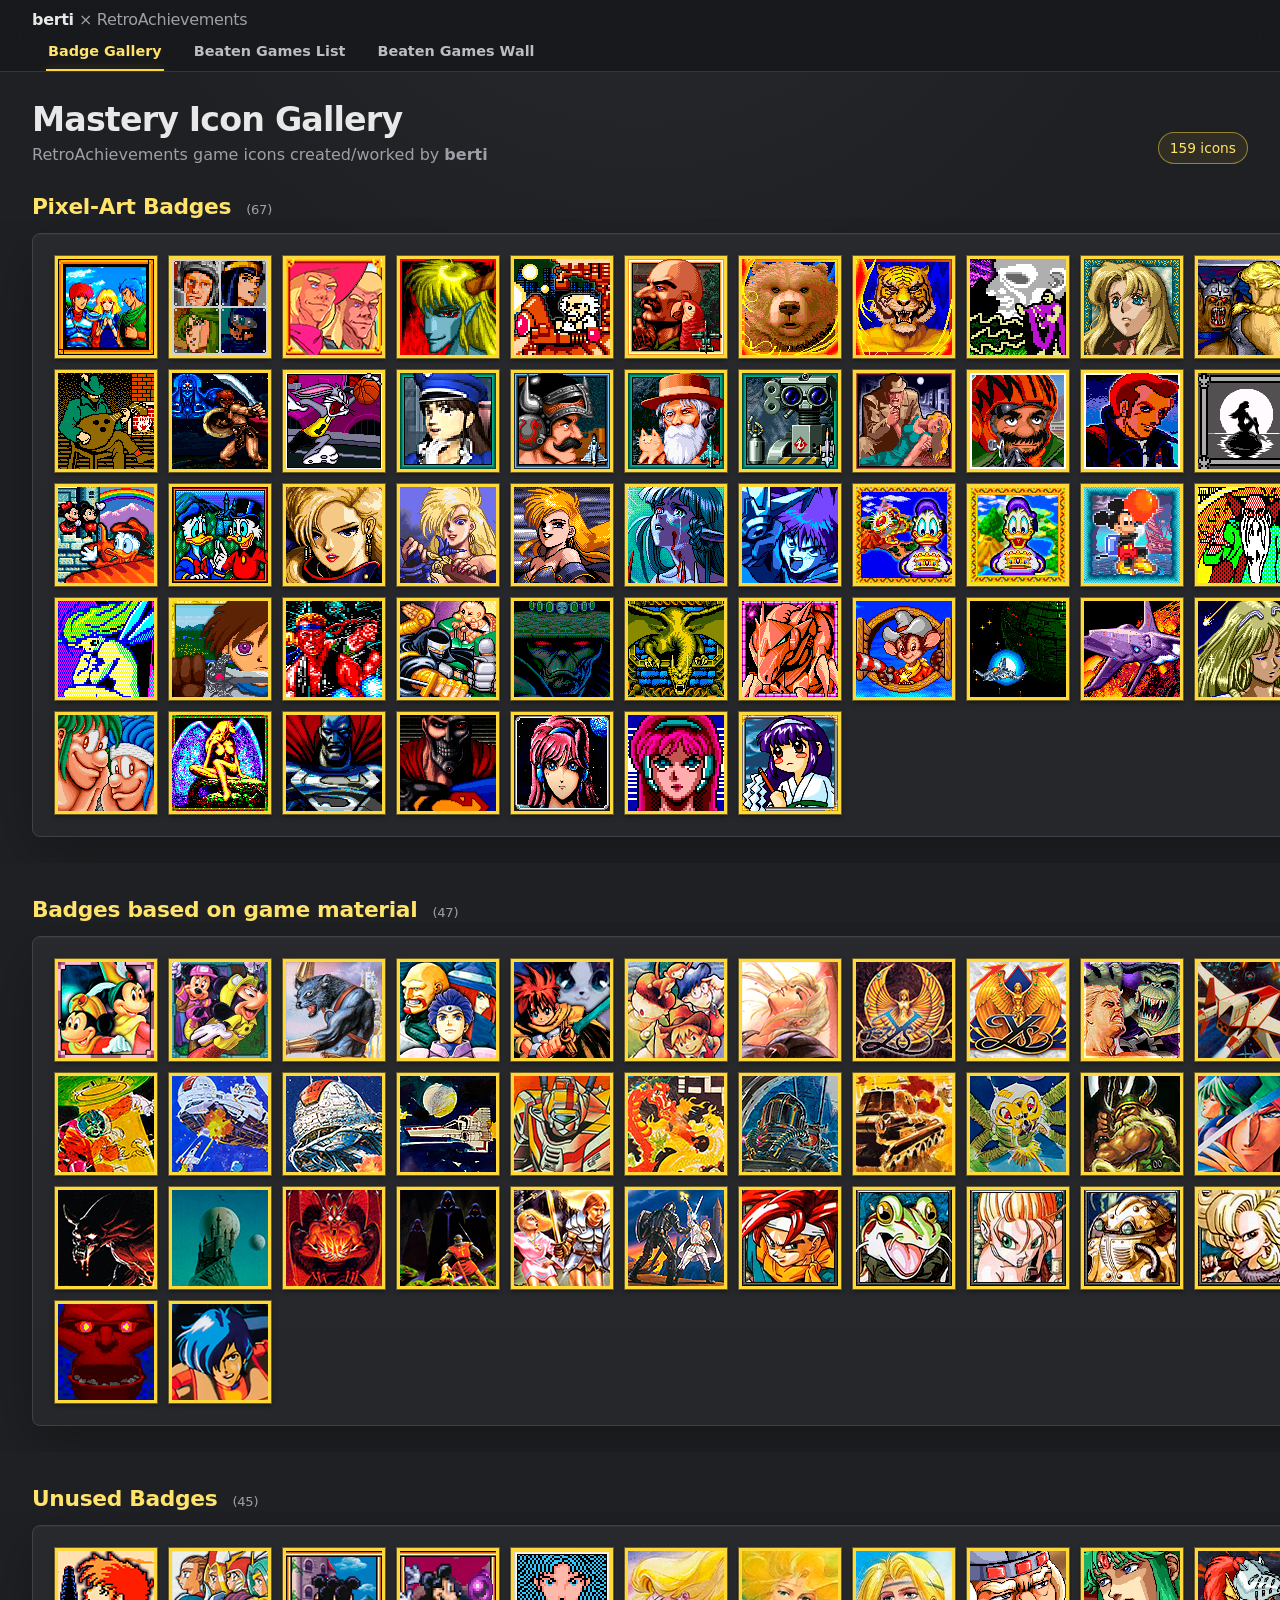
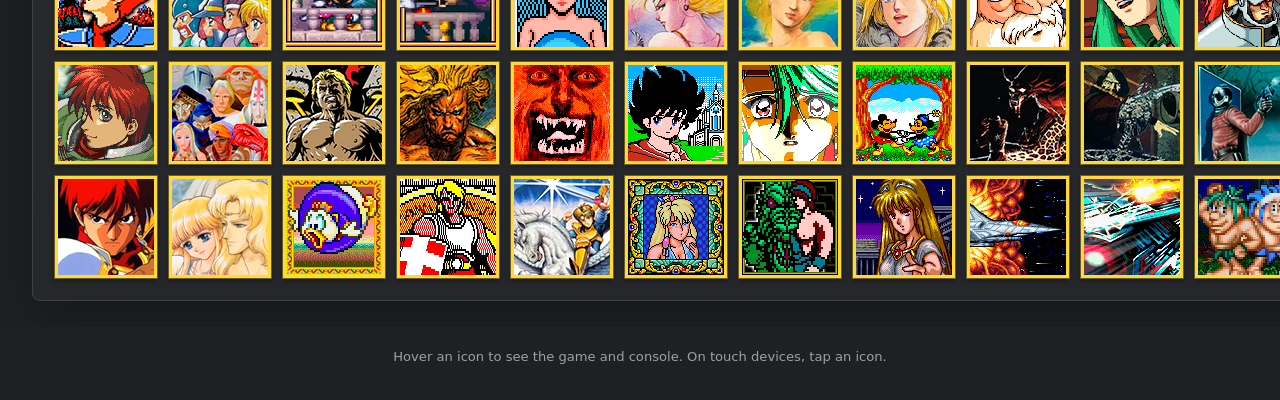
<file: index.html>
<!doctype html>
<html lang="en">
<head>
  <meta charset="utf-8" />
  <meta name="viewport" content="width=device-width, initial-scale=1" />

  <title>berti — Mastery Icon Gallery</title>
  <meta
    name="description"
    content="A gallery of RetroAchievements mastery icons created by berti"
  />

  <link rel="stylesheet" href="style.css?v=14-badge96" />
</head>
<body>
  <nav class="site-nav" aria-label="Main navigation">
    <div class="site-nav-inner">
      <a class="nav-brand" href="index.html">berti <span>× RetroAchievements</span></a>
      <div class="nav-tabs">
        <a class="nav-tab is-active" href="index.html" aria-current="page">Badge Gallery</a>
        <a class="nav-tab" href="beaten-games-list.html">Beaten Games List</a>
        <a class="nav-tab" href="beaten-games-wall.html">Beaten Games Wall</a>
      </div>
    </div>
  </nav>

  <header class="site-header">
    <div>
      <h1>Mastery Icon Gallery</h1>
      <p>RetroAchievements game icons created/worked by <strong>berti</strong></p>
    </div>

    <div class="count" id="count">Loading icons…</div>
  </header>

  <main>
    <section class="badge-category" aria-labelledby="pixelArtTitle">
      <h2 class="category-title" id="pixelArtTitle">Pixel-Art Badges <span class="category-count" id="pixelCount"></span></h2>
      <div class="wall-scroll" aria-label="Pixel-Art Badges gallery">
        <div class="wall" id="pixelWall"></div>
      </div>
    </section>

    <section class="badge-category" aria-labelledby="gameMaterialTitle">
      <h2 class="category-title" id="gameMaterialTitle">Badges based on game material <span class="category-count" id="gameCount"></span></h2>
      <div class="wall-scroll" aria-label="Badges based on game material gallery">
        <div class="wall" id="gameWall"></div>
      </div>
    </section>

    <section class="badge-category" aria-labelledby="unusedTitle">
      <h2 class="category-title" id="unusedTitle">Unused Badges <span class="category-count" id="unusedCount"></span></h2>
      <div class="wall-scroll" aria-label="Unused Badges gallery">
        <div class="wall" id="unusedWall"></div>
      </div>
    </section>

    <p class="hint">
      Hover an icon to see the game and console. On touch devices, tap an icon.
    </p>
  </main>

  <div id="hoverTooltip" class="floating-tooltip" role="tooltip" aria-hidden="true">
    <strong id="tooltipGame"></strong>
    <span id="tooltipConsole"></span>
  </div>

  <dialog id="iconDialog" class="icon-dialog">
    <button class="close" aria-label="Close">×</button>

    <img id="dialogImage" alt="" />
    <div class="dialog-copy">
      <h2 id="dialogGame">Unidentified icon</h2>
      <p id="dialogConsole"></p>
      <a id="dialogLink" href="#" target="_blank" rel="noreferrer">
        View on RetroAchievements ↗
      </a>
    </div>
  </dialog>

  <script src="script.js?v=7-unused-badges"></script>
</body>
</html>
</file>
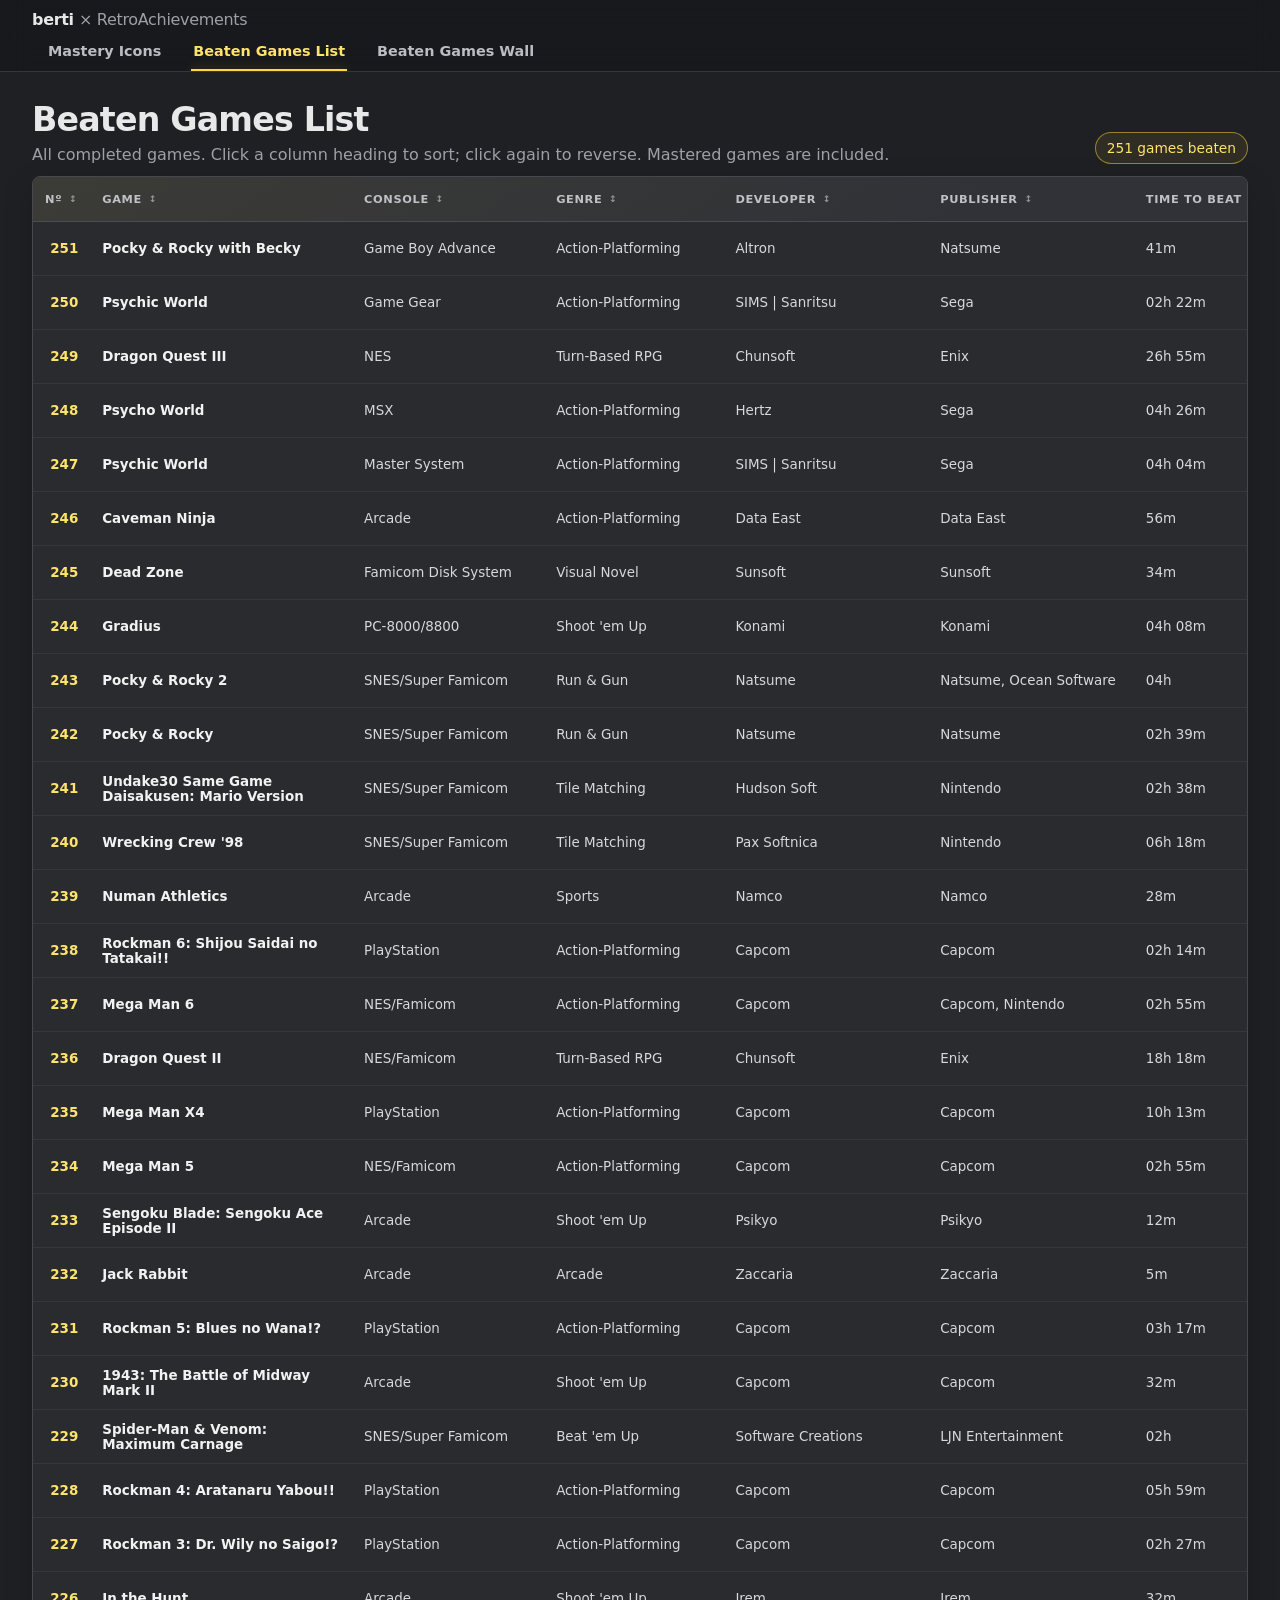
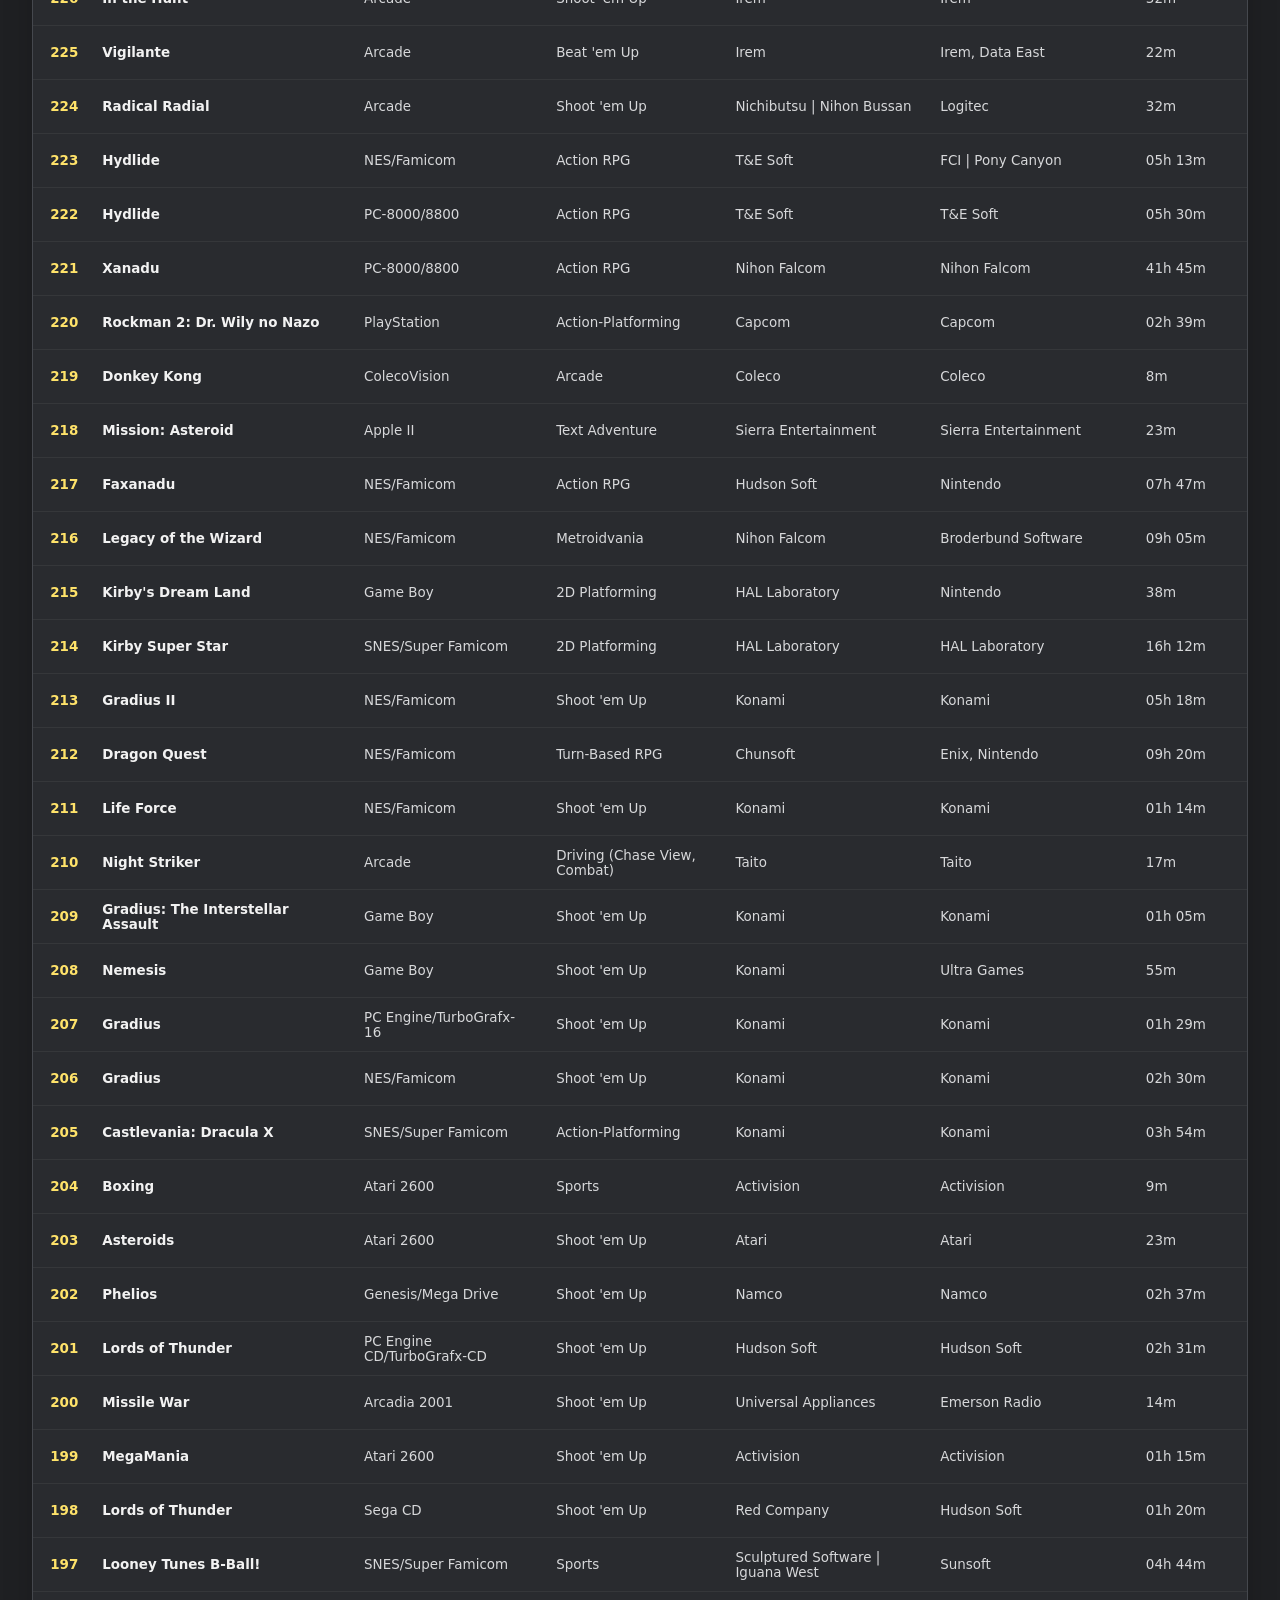
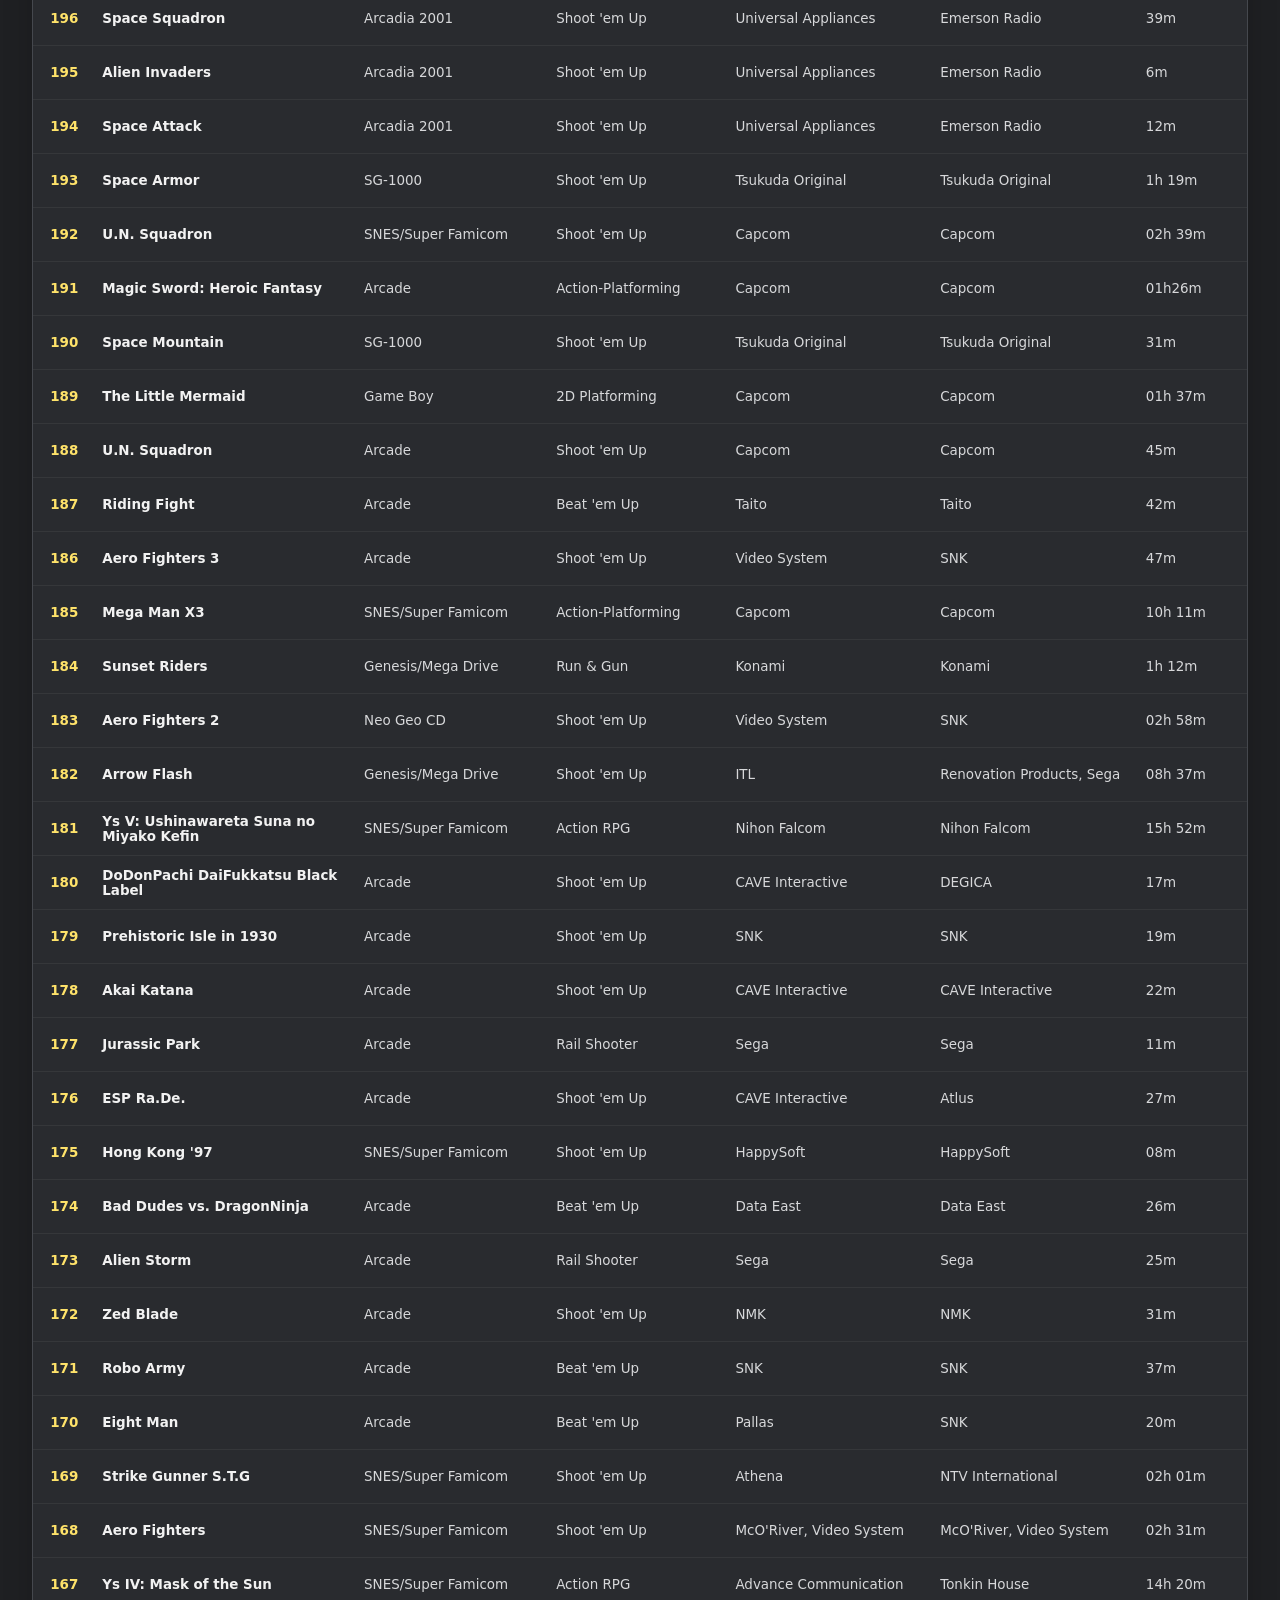
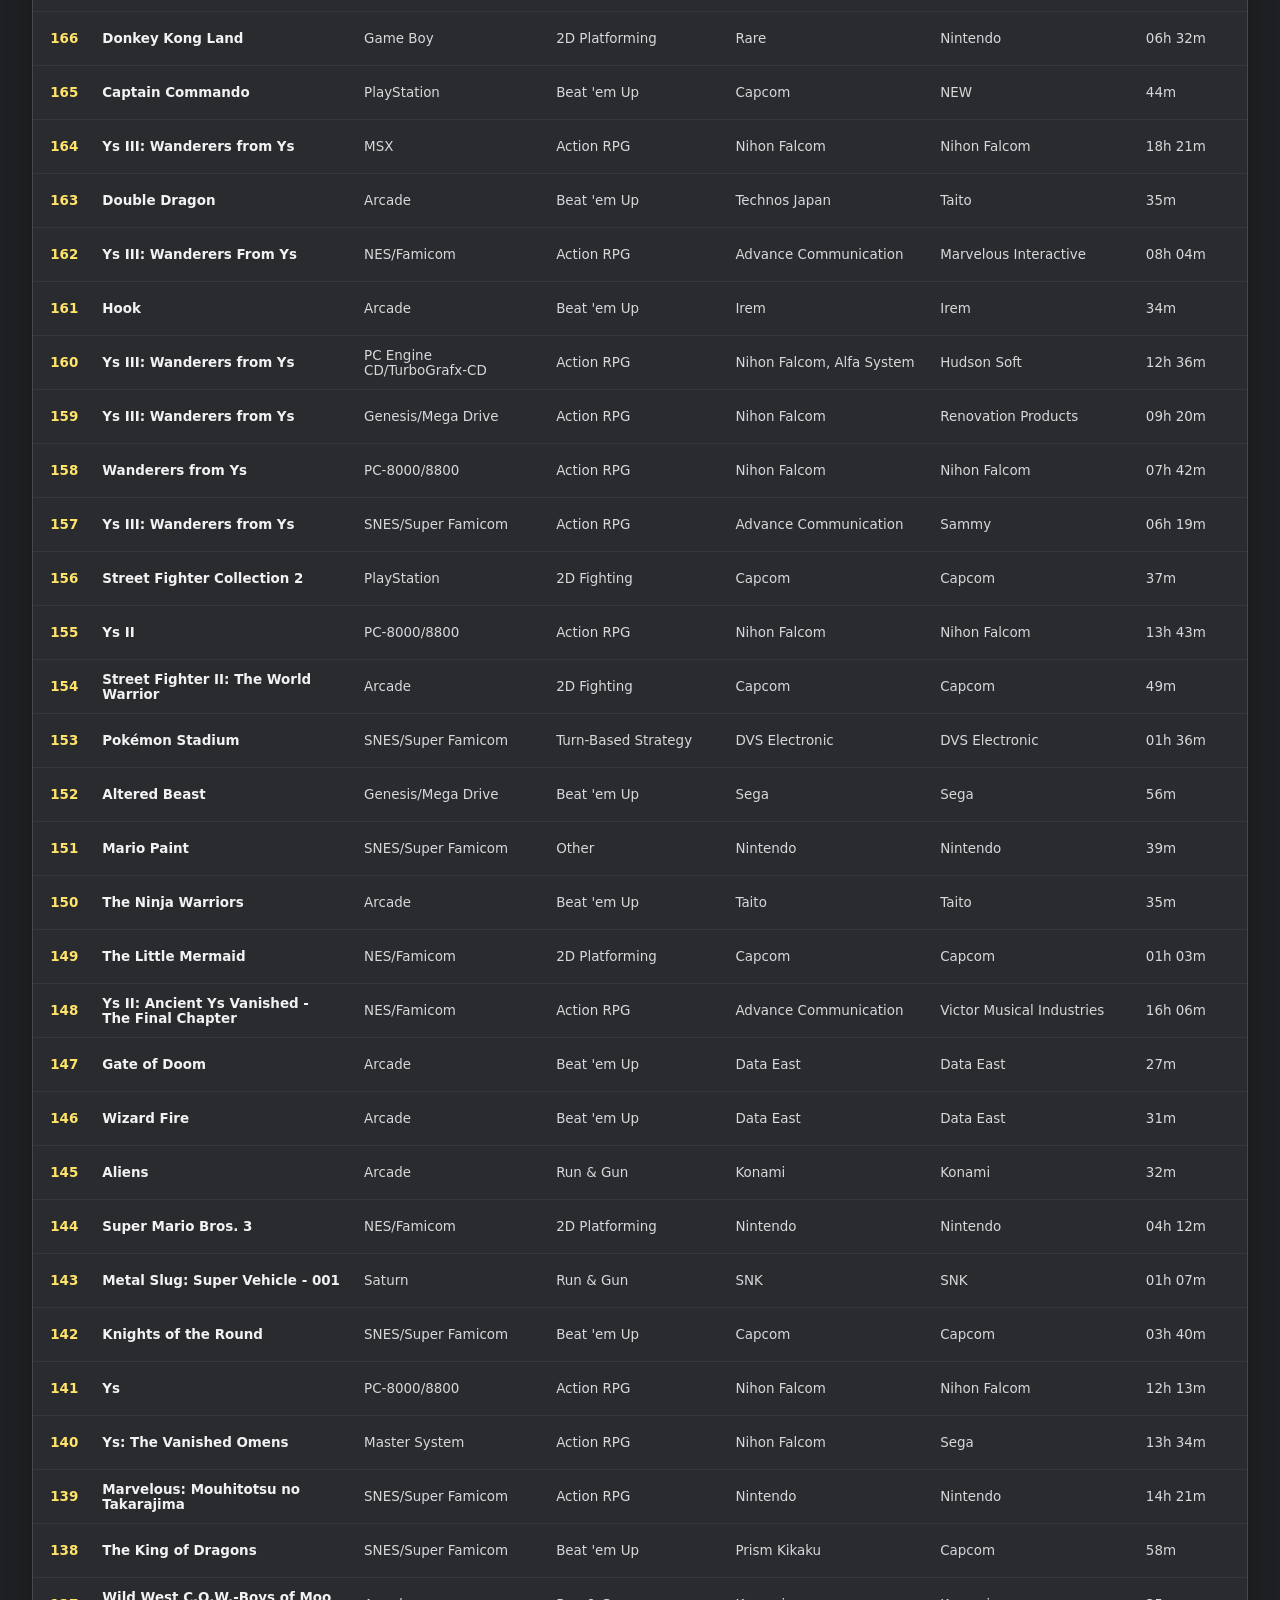
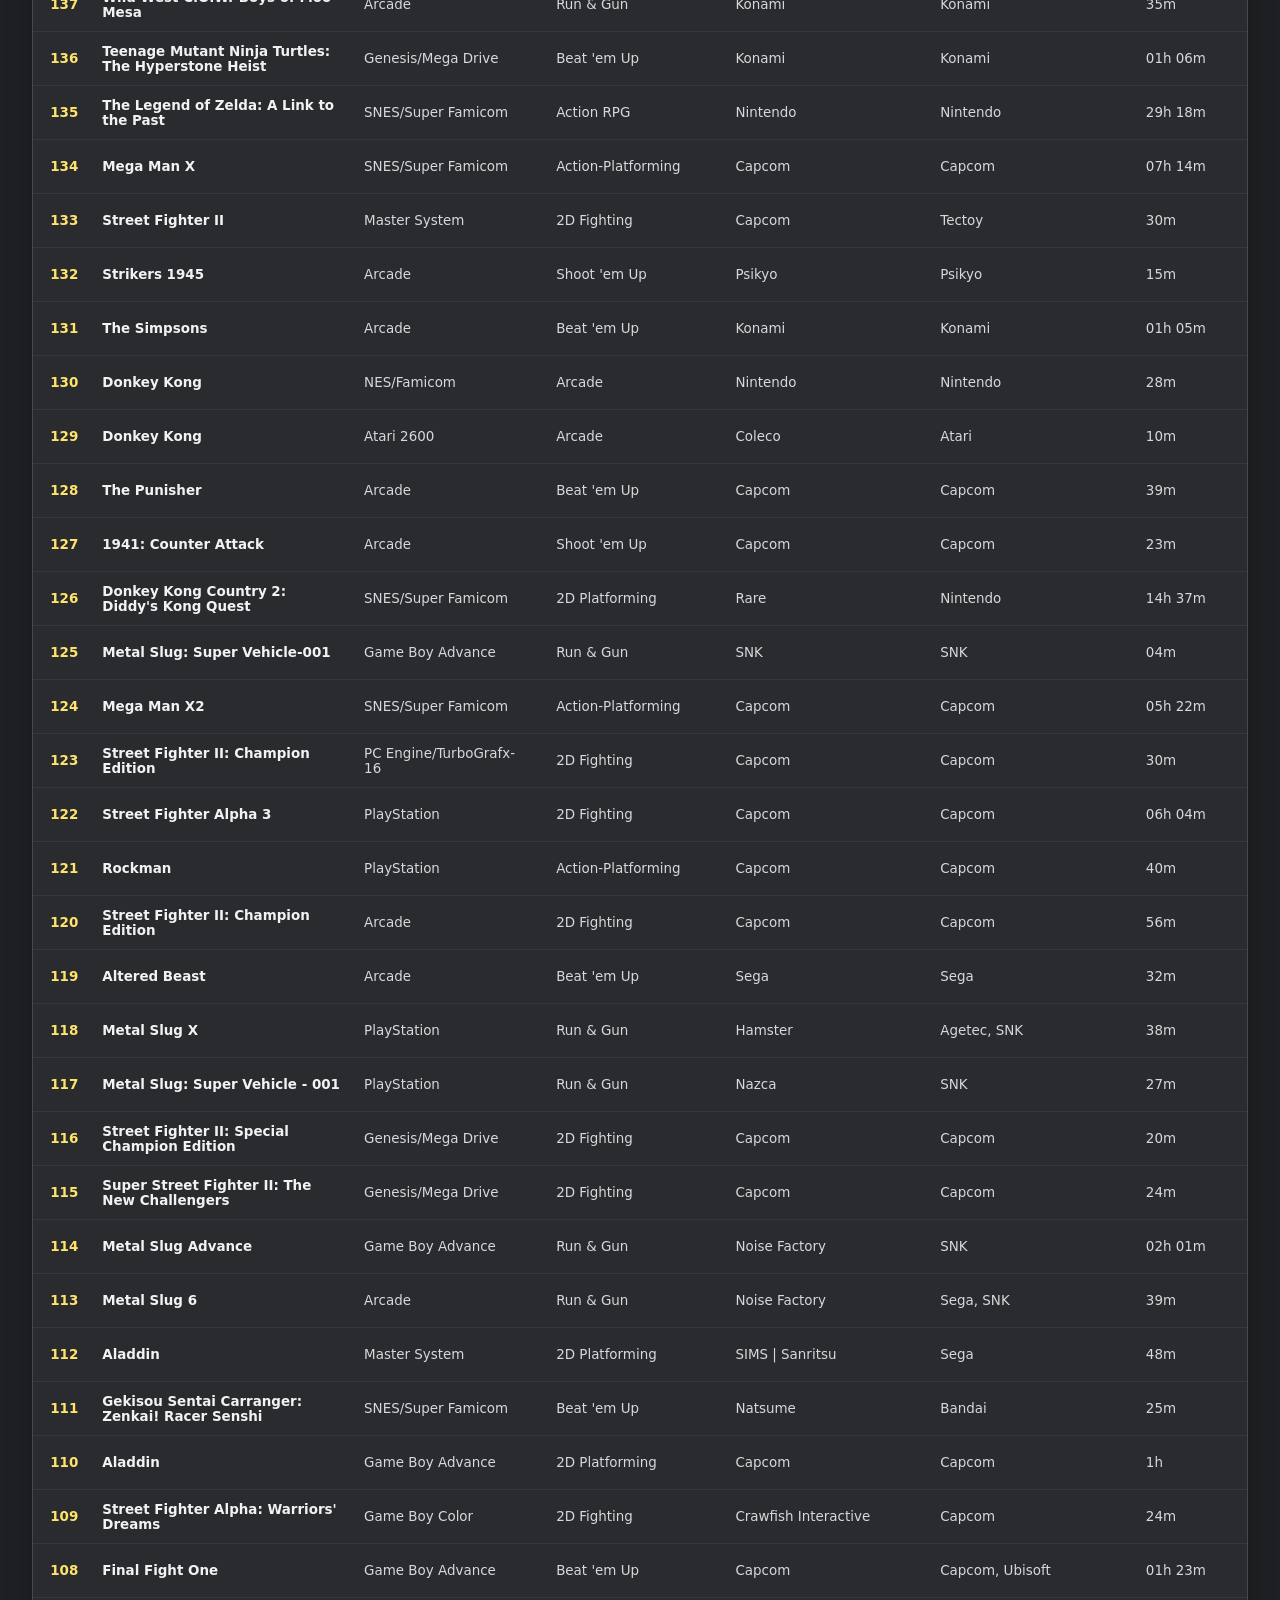
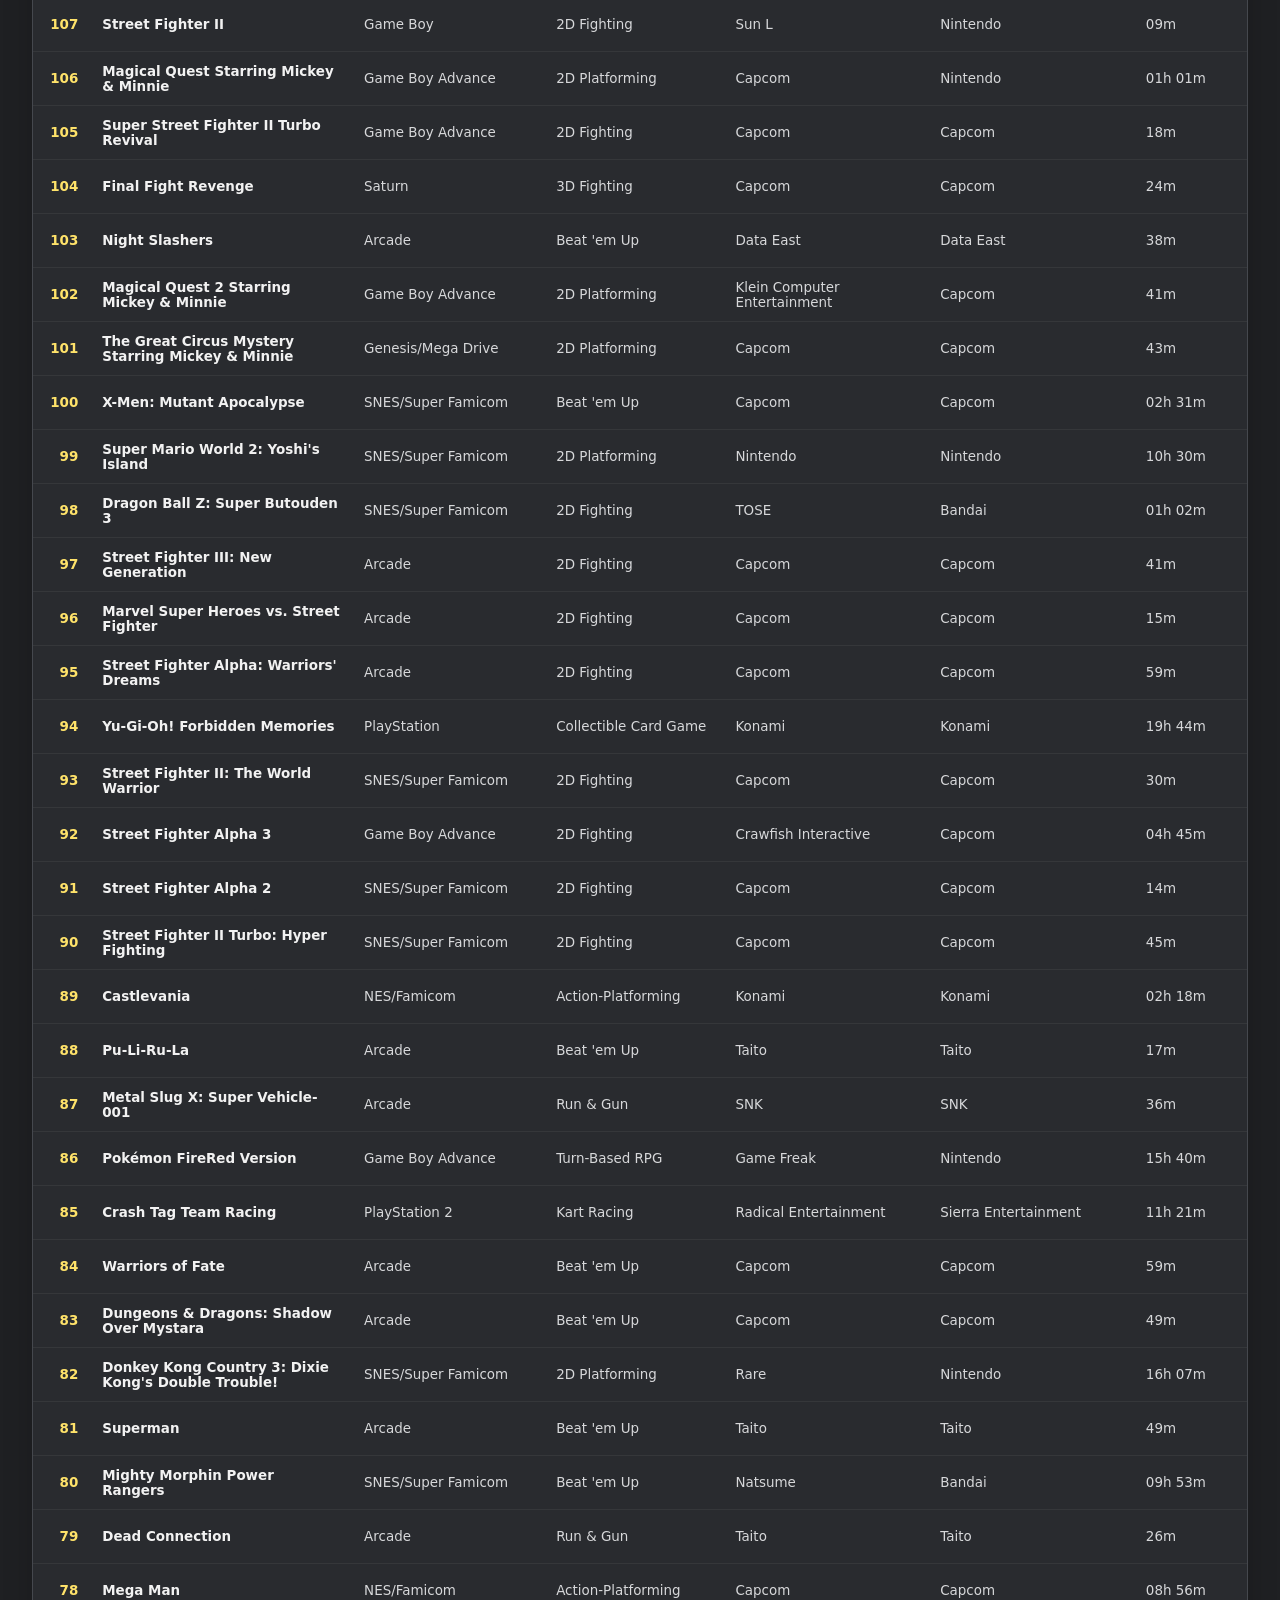
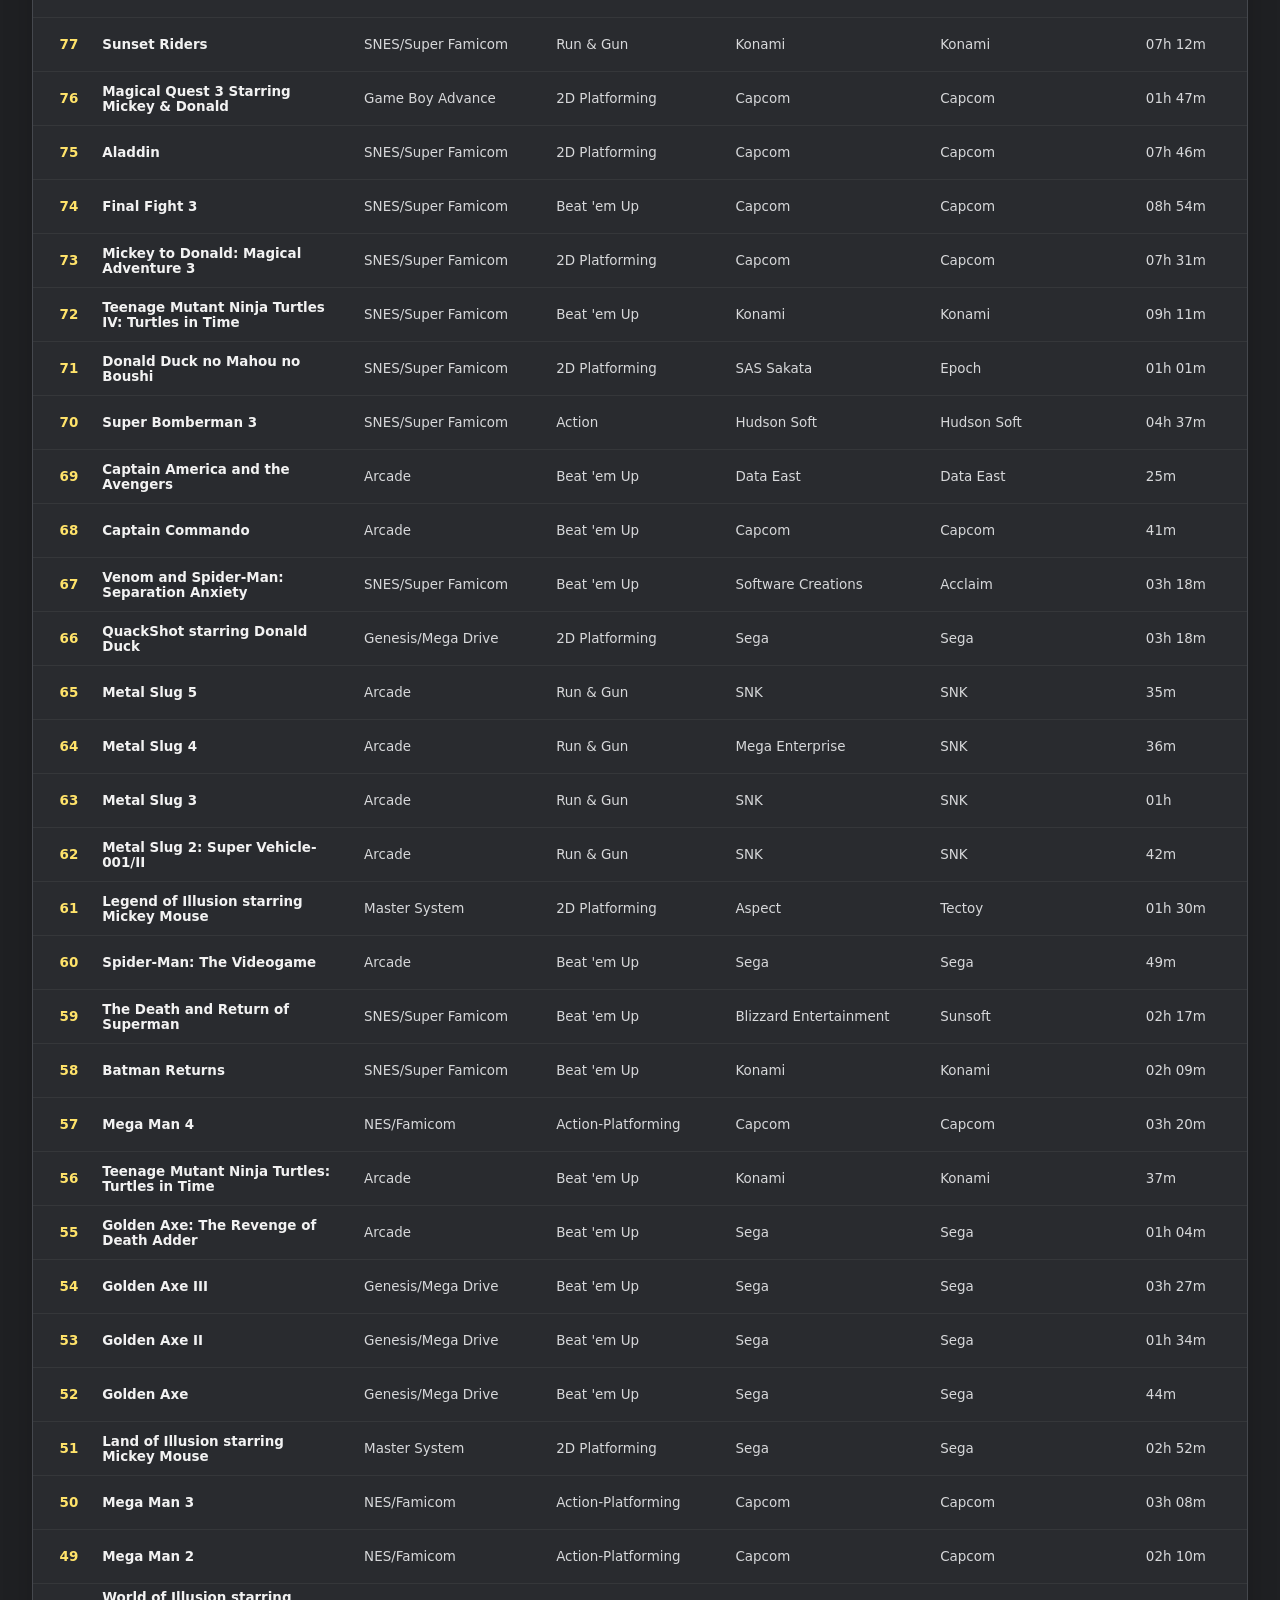
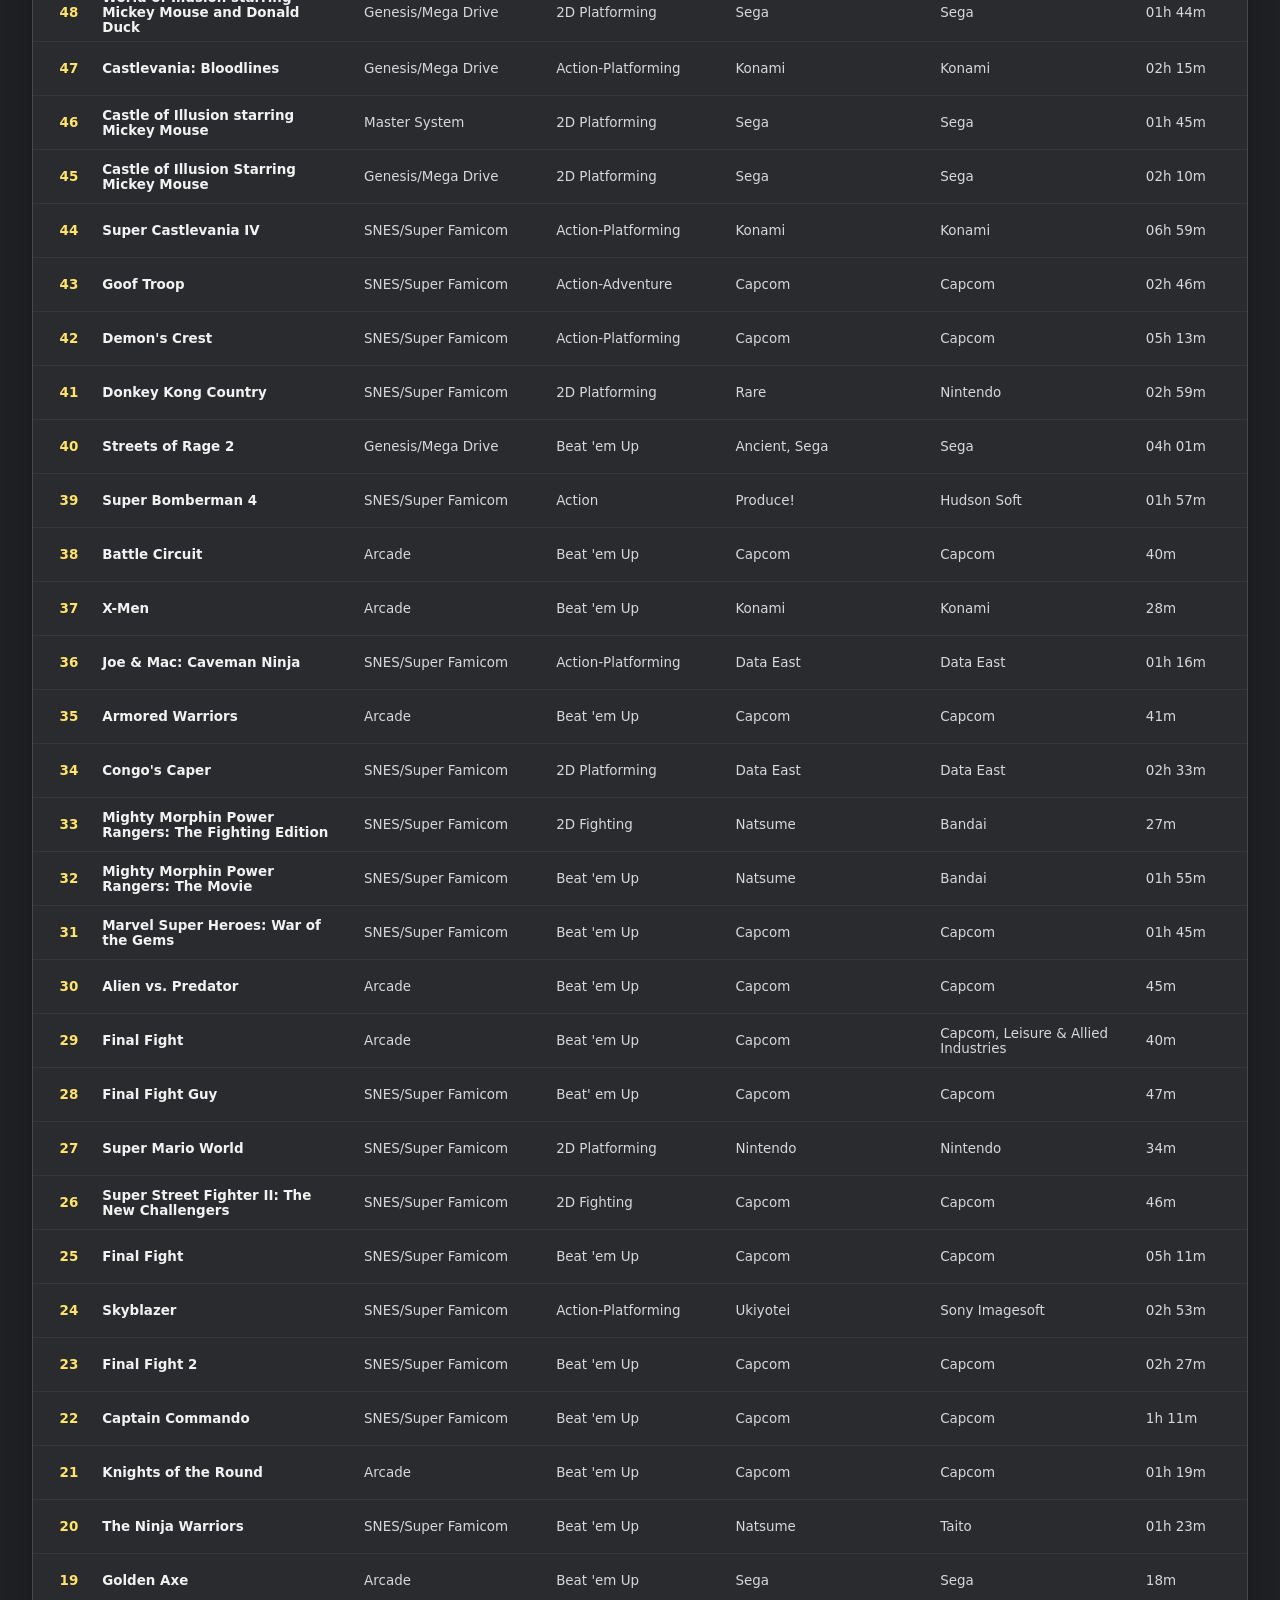
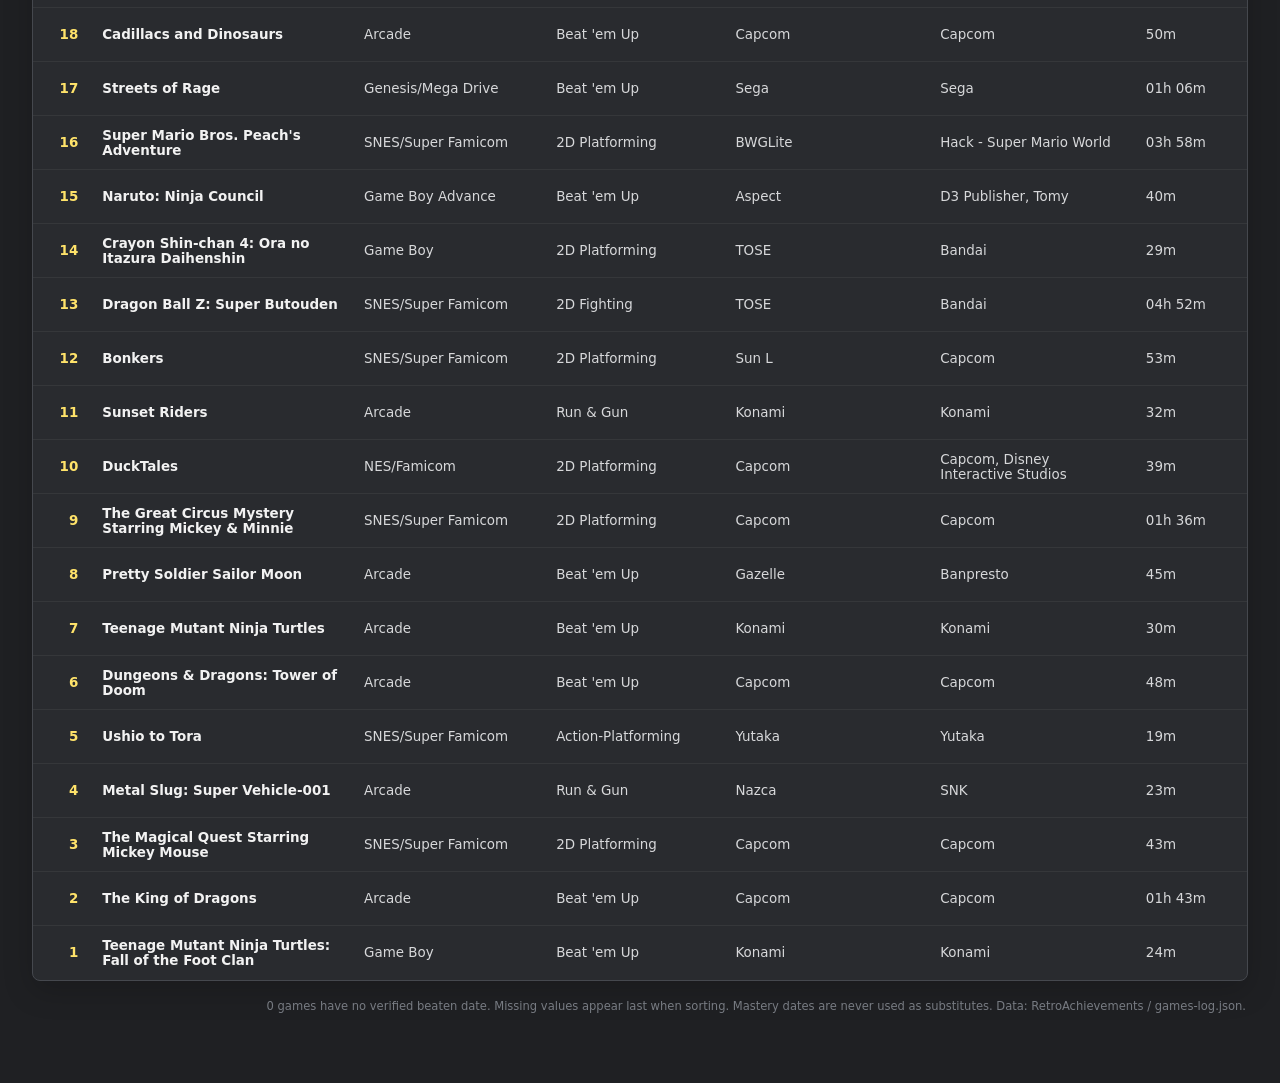
<file: beaten-games-list.html>
<!doctype html><html lang="en"><head><meta charset="utf-8"><meta name="viewport" content="width=device-width,initial-scale=1"><title>berti — Beaten Games List</title><link rel="stylesheet" href="style.css?v=14"></head><body class="mastered-games-page"><nav class="site-nav" aria-label="Main navigation"><div class="site-nav-inner"><a class="nav-brand" href="index.html">berti <span>× RetroAchievements</span></a><div class="nav-tabs"><a class="nav-tab" href="index.html">Mastery Icons</a><a class="nav-tab is-active" href="beaten-games-list.html" aria-current="page">Beaten Games List</a><a class="nav-tab " href="beaten-games-wall.html" >Beaten Games Wall</a></div></div></nav><header class="site-header games-header"><div><h1>Beaten Games List</h1><p>All completed games. Click a column heading to sort; click again to reverse. Mastered games are included.</p></div><div class="count" id="gamesCount">Loading games…</div></header><main class="games-main"><div class="games-table-wrap"><table class="games-table beaten-log-table"><thead><tr><th scope="col" data-sort="number" aria-sort="none"><button type="button" class="sort-heading" aria-label="Sort by Nº">Nº<span class="sort-arrow" aria-hidden="true">↕</span></button></th><th scope="col" data-sort="name" aria-sort="none"><button type="button" class="sort-heading" aria-label="Sort by Game">Game<span class="sort-arrow" aria-hidden="true">↕</span></button></th><th scope="col" data-sort="console" aria-sort="none"><button type="button" class="sort-heading" aria-label="Sort by Console">Console<span class="sort-arrow" aria-hidden="true">↕</span></button></th><th scope="col" data-sort="genre" aria-sort="none"><button type="button" class="sort-heading" aria-label="Sort by Genre">Genre<span class="sort-arrow" aria-hidden="true">↕</span></button></th><th scope="col" data-sort="developer" aria-sort="none"><button type="button" class="sort-heading" aria-label="Sort by Developer">Developer<span class="sort-arrow" aria-hidden="true">↕</span></button></th><th scope="col" data-sort="publisher" aria-sort="none"><button type="button" class="sort-heading" aria-label="Sort by Publisher">Publisher<span class="sort-arrow" aria-hidden="true">↕</span></button></th><th scope="col" data-sort="timeToBeat" aria-sort="none"><button type="button" class="sort-heading" aria-label="Sort by Time to beat">Time to beat<span class="sort-arrow" aria-hidden="true">↕</span></button></th><th scope="col" data-sort="beatenDate" aria-sort="none"><button type="button" class="sort-heading" aria-label="Sort by Date beaten">Date beaten<span class="sort-arrow" aria-hidden="true">↕</span></button></th></tr></thead><tbody id="beatenListBody"><tr><td colspan="8">Loading games…</td></tr></tbody></table></div><p class="games-source-note" id="beatenNotice">Dates are based on confirmed beaten awards; missing dates are shown as —.</p></main><script src="beaten-games-list.js?v=4"></script></body></html>
</file>
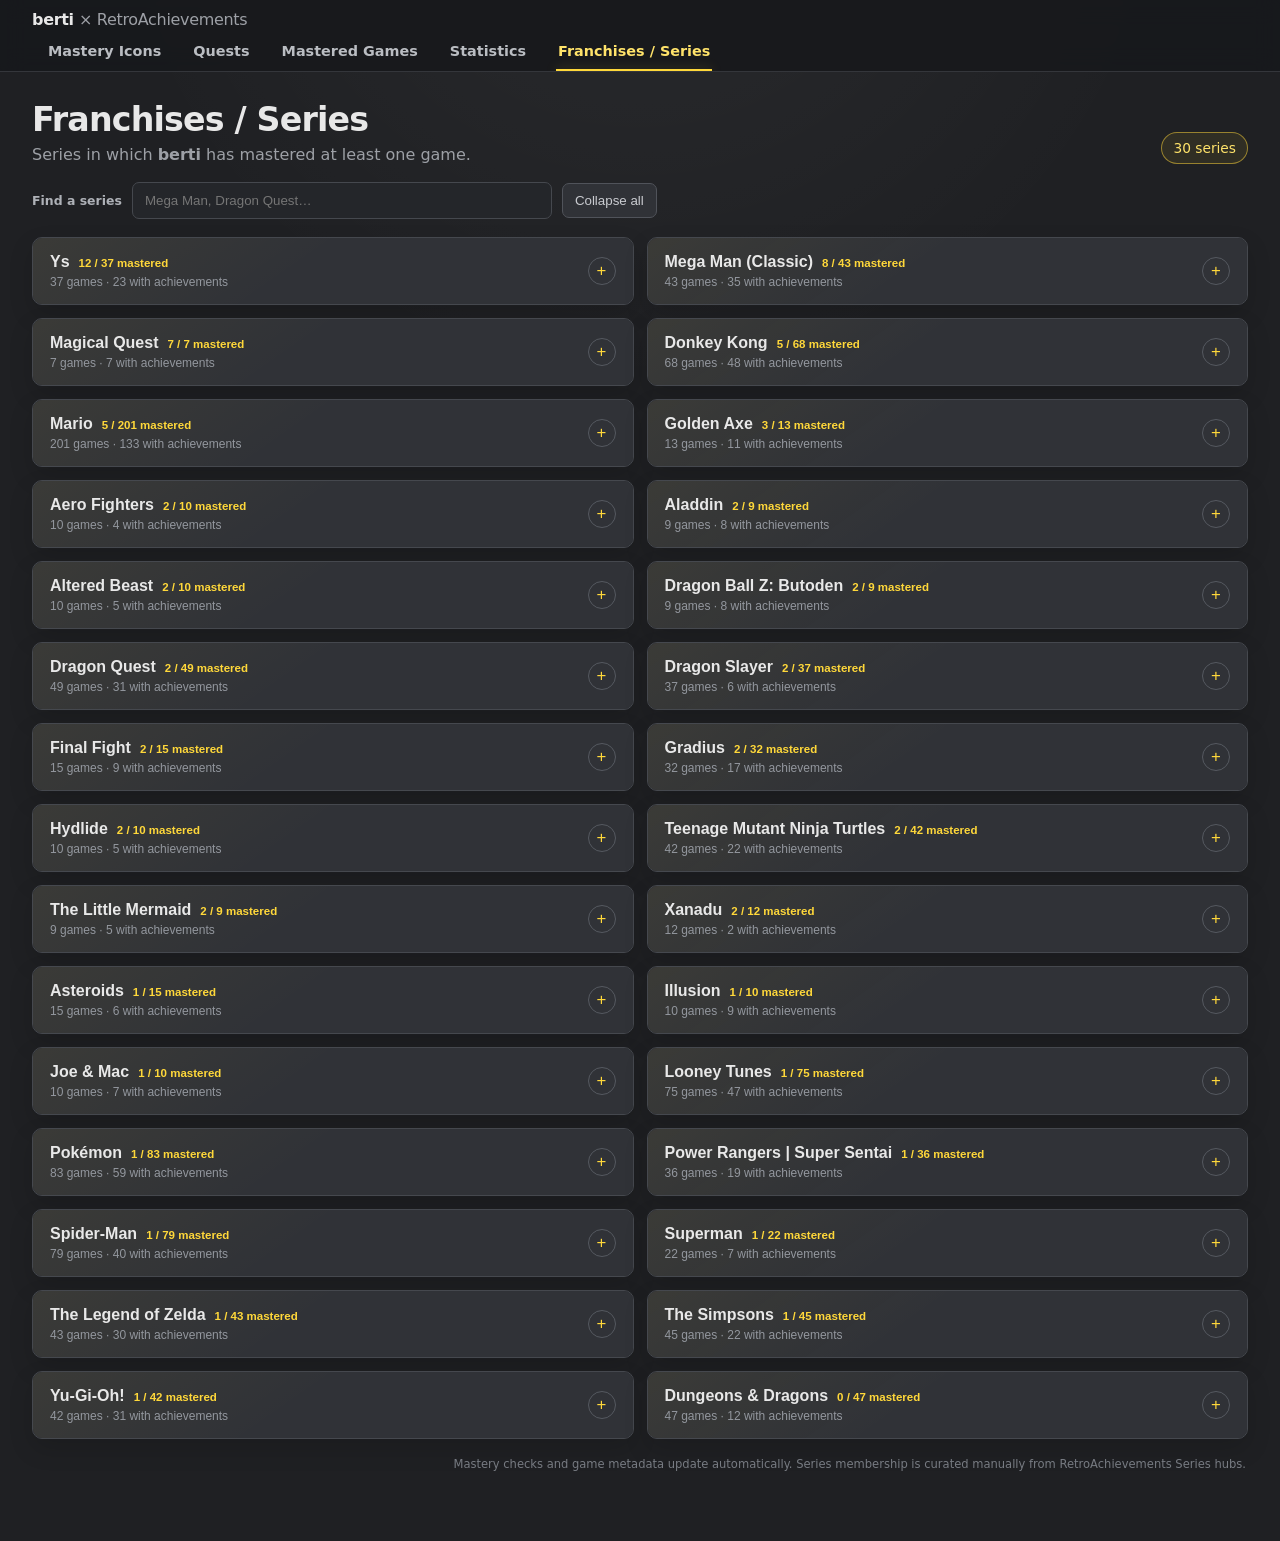
<file: franchises.html>
<!doctype html>
<html lang="en">
<head>
  <meta charset="utf-8" />
  <meta name="viewport" content="width=device-width, initial-scale=1" />
  <title>berti — Franchises / Series</title>
  <meta name="description" content="RetroAchievements series and franchises tracked by berti." />
  <link rel="stylesheet" href="style.css?v=12" />
  <link rel="stylesheet" href="franchises-layout.css?v=1" />
</head>
<body class="franchises-page">
  <nav class="site-nav" aria-label="Main navigation">
    <div class="site-nav-inner">
      <a class="nav-brand" href="index.html">berti <span>× RetroAchievements</span></a>
      <div class="nav-tabs">
        <a class="nav-tab" href="index.html">Mastery Icons</a>
        <a class="nav-tab" href="quests.html">Quests</a>
        <a class="nav-tab" href="mastered-games.html">Mastered Games</a>
        <a class="nav-tab" href="statistics.html">Statistics</a>
        <a class="nav-tab is-active" href="franchises.html" aria-current="page">Franchises / Series</a>
      </div>
    </div>
  </nav>
  <header class="site-header franchises-header">
    <div>
      <h1>Franchises / Series</h1>
      <p>Series in which <strong>berti</strong> has mastered at least one game.</p>
    </div>
    <div class="count" id="franchiseCount">Loading series…</div>
  </header>
  <main class="franchises-main">
    <section class="franchise-toolbar" aria-label="Series controls">
      <label class="franchise-search-label" for="franchiseSearch">Find a series</label>
      <input class="franchise-search" id="franchiseSearch" type="search" placeholder="Mega Man, Dragon Quest…" autocomplete="off" />
      <button class="secondary-button" type="button" id="collapseAllSeries">Collapse all</button>
    </section>
    <section class="franchise-list" id="franchiseList" aria-live="polite"></section>

    <p class="games-source-note" id="franchiseSourceNote"></p>
  </main>

  <script src="franchises.js?v=2"></script>
</body>
</html>
</file>
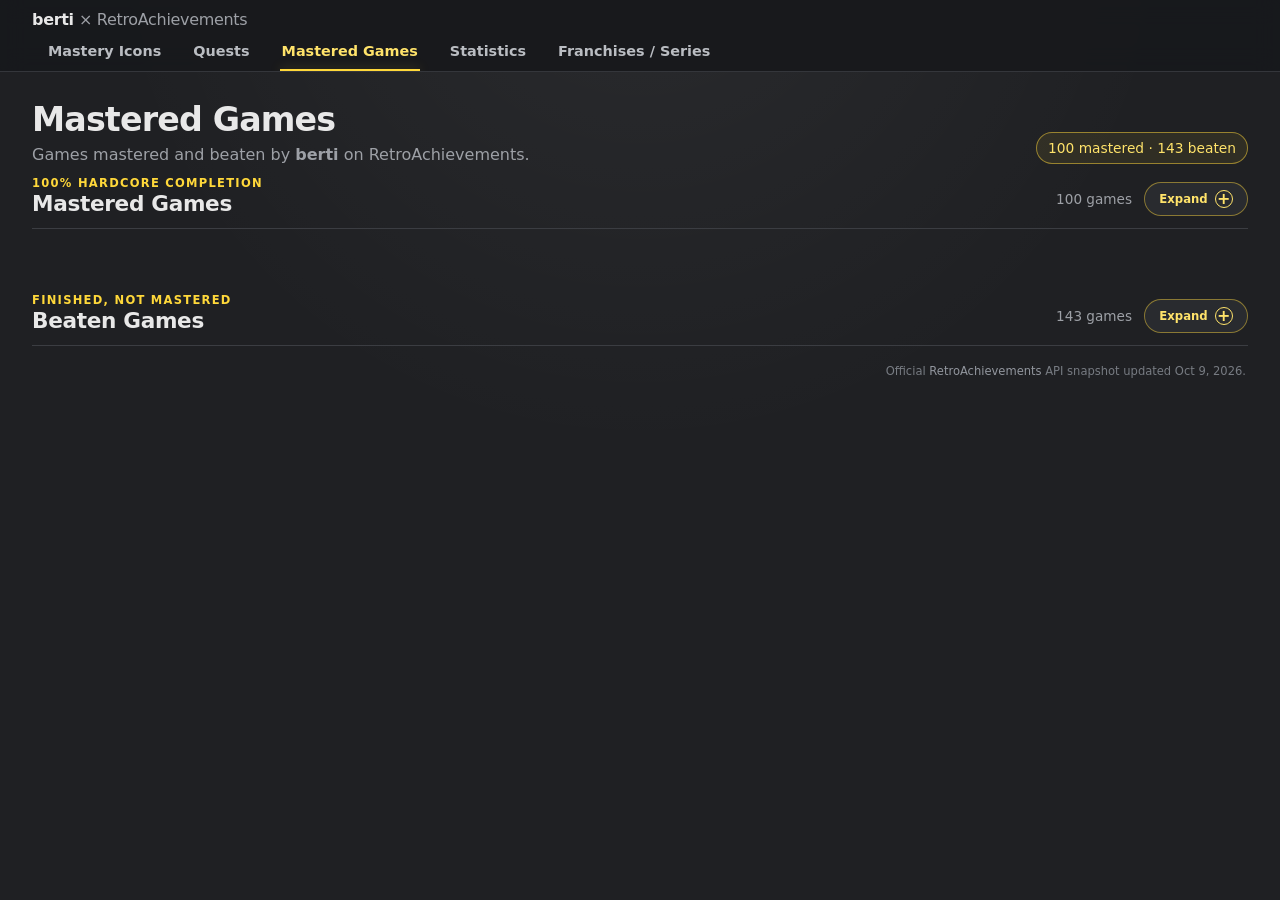
<file: mastered-games.html>
<!doctype html>
<html lang="en">
<head>
  <meta charset="utf-8" />
  <meta name="viewport" content="width=device-width, initial-scale=1" />

  <title>berti — Mastered Games</title>
  <meta
    name="description"
    content="Mastered and beaten RetroAchievements games for berti."
  />

  <link rel="stylesheet" href="style.css?v=12" />
</head>
<body class="mastered-games-page">
  <nav class="site-nav" aria-label="Main navigation">
    <div class="site-nav-inner">
      <a class="nav-brand" href="index.html">berti <span>× RetroAchievements</span></a>
      <div class="nav-tabs">
        <a class="nav-tab" href="index.html">Mastery Icons</a>
        <a class="nav-tab" href="quests.html">Quests</a>
        <a class="nav-tab is-active" href="mastered-games.html" aria-current="page">Mastered Games</a>
        <a class="nav-tab" href="statistics.html">Statistics</a>
        <a class="nav-tab" href="franchises.html">Franchises / Series</a>
      </div>
    </div>
  </nav>

  <header class="site-header games-header">
    <div>
      <h1>Mastered Games</h1>
      <p>Games mastered and beaten by <strong>berti</strong> on RetroAchievements.</p>
    </div>
    <div class="count" id="gamesCount">Loading games…</div>
  </header>

  <main class="games-main">
    <section class="games-section" aria-labelledby="masteredTitle">
      <div class="section-heading">
        <div>
          <p class="eyebrow">100% hardcore completion</p>
          <h2 id="masteredTitle">Mastered Games</h2>
        </div>
        <div class="section-heading-actions">
          <span class="section-count" id="masteredCount"></span>
          <button
            class="section-toggle"
            type="button"
            aria-expanded="false"
            aria-controls="masteredGamesPanel"
            data-section-toggle="masteredGamesPanel"
          >
            <span class="section-toggle-label">Expand</span>
            <span class="section-toggle-icon" aria-hidden="true">+</span>
          </button>
        </div>
      </div>

      <div class="games-section-panel" id="masteredGamesPanel" hidden>
      <div class="games-table-wrap">
        <table class="games-table">
          <thead>
            <tr>
              <th class="game-number-col" scope="col">#</th>
              <th class="game-icon-col" scope="col" aria-label="Game icon"></th>
              <th scope="col">Game</th>
              <th scope="col">Console</th>
              <th scope="col">Genre</th>
              <th scope="col">Mastered</th>
              <th scope="col">Mastery time</th>
            </tr>
          </thead>
          <tbody id="masteredGamesBody"></tbody>
        </table>
      </div>
      </div>
    </section>

    <section class="games-section beaten-games-section" aria-labelledby="beatenTitle">
      <div class="section-heading">
        <div>
          <p class="eyebrow">Finished, not mastered</p>
          <h2 id="beatenTitle">Beaten Games</h2>
        </div>
        <div class="section-heading-actions">
          <span class="section-count" id="beatenCount"></span>
          <button
            class="section-toggle"
            type="button"
            aria-expanded="false"
            aria-controls="beatenGamesPanel"
            data-section-toggle="beatenGamesPanel"
          >
            <span class="section-toggle-label">Expand</span>
            <span class="section-toggle-icon" aria-hidden="true">+</span>
          </button>
        </div>
      </div>

      <div class="games-section-panel" id="beatenGamesPanel" hidden>
      <div class="games-table-wrap">
        <table class="games-table">
          <thead>
            <tr>
              <th class="game-number-col" scope="col">#</th>
              <th class="game-icon-col" scope="col" aria-label="Game icon"></th>
              <th scope="col">Game</th>
              <th scope="col">Console</th>
              <th scope="col">Genre</th>
              <th scope="col">Beaten</th>
              <th scope="col">Beat time</th>
            </tr>
          </thead>
          <tbody id="beatenGamesBody"></tbody>
        </table>
      </div>
      </div>
    </section>

    <p class="games-source-note" id="gamesSourceNote"></p>
  </main>

  <script src="mastered-games.js?v=4"></script>
</body>
</html>
</file>
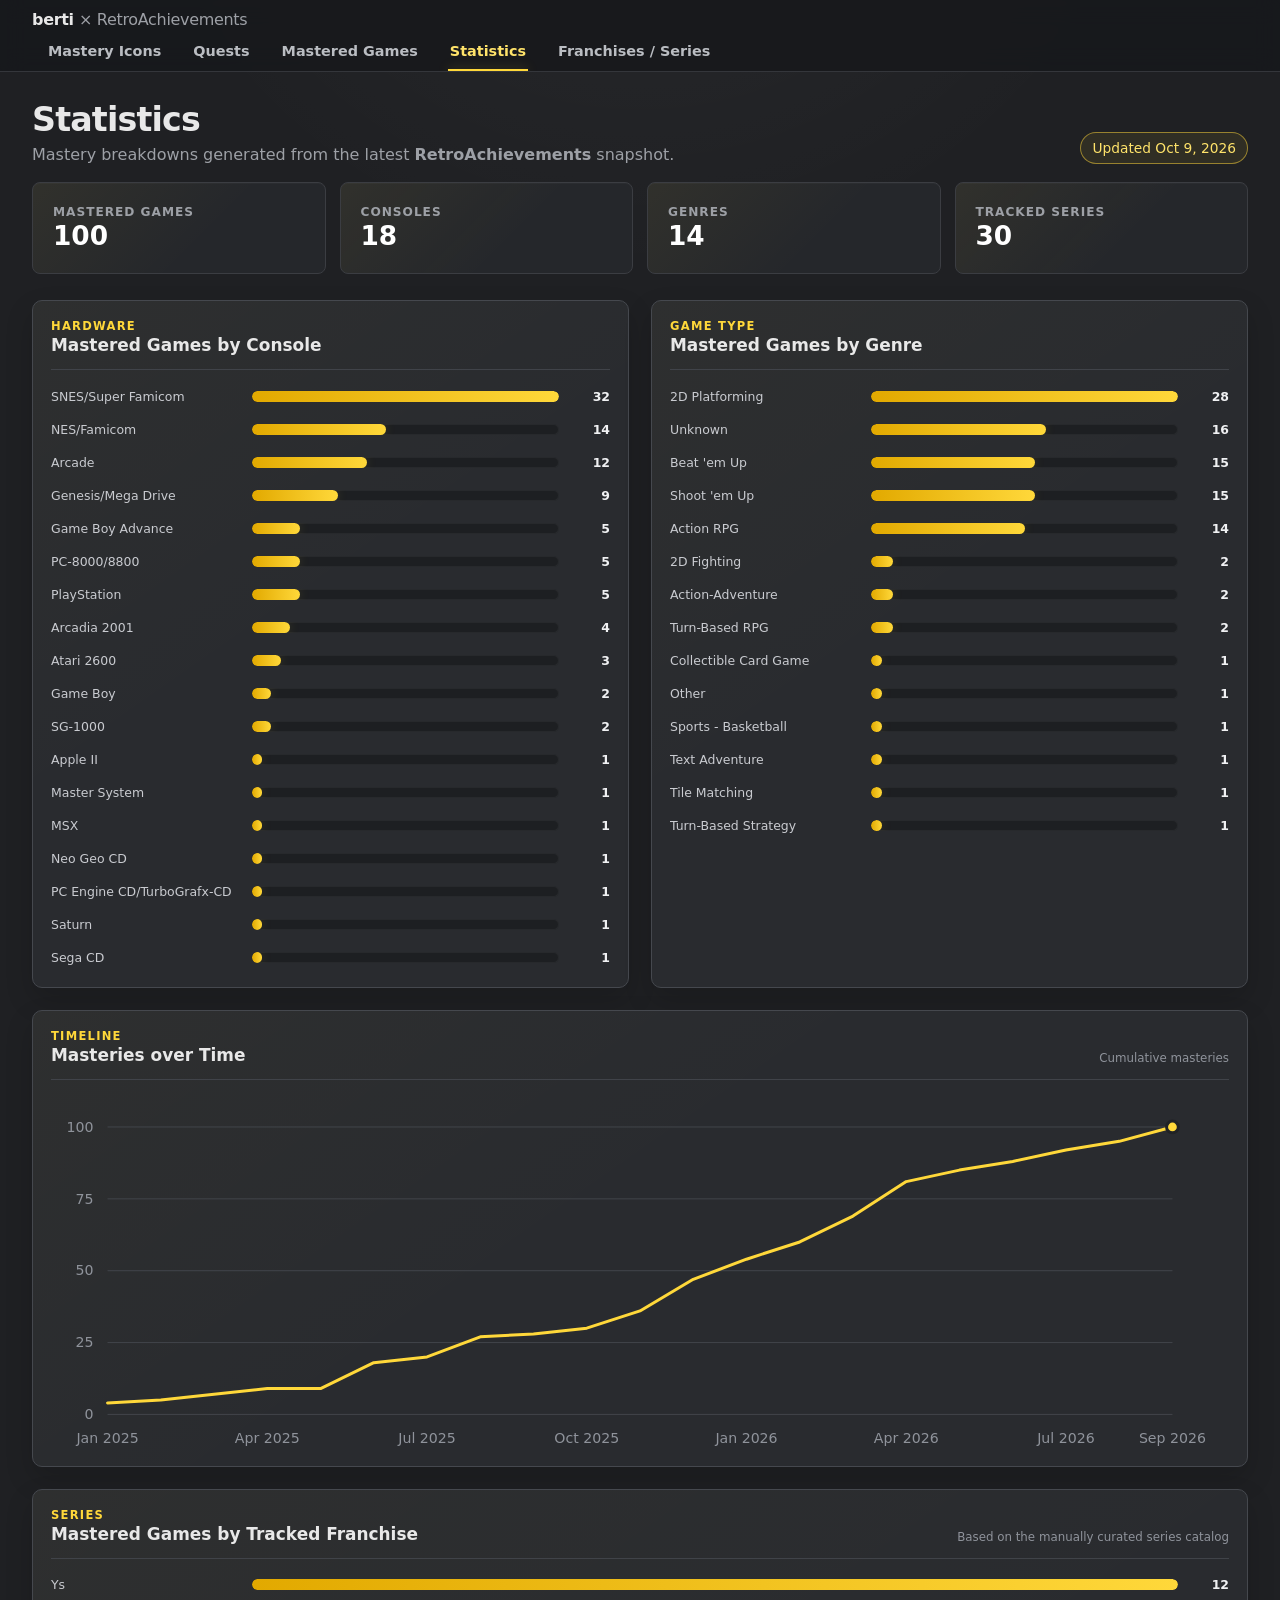
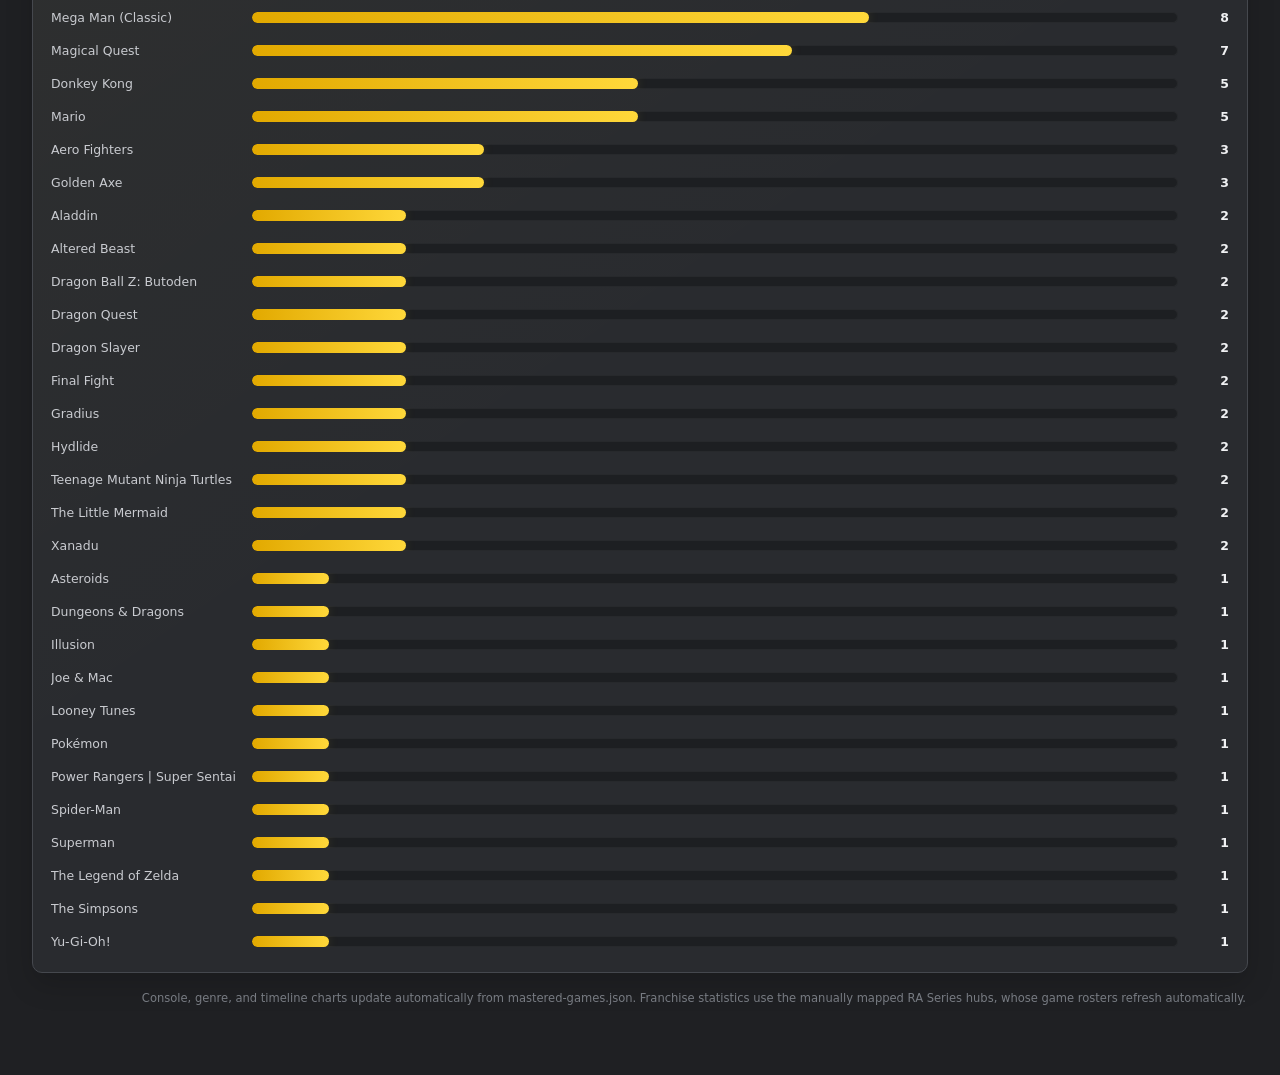
<file: statistics.html>
<!doctype html>
<html lang="en">
<head>
  <meta charset="utf-8" />
  <meta name="viewport" content="width=device-width, initial-scale=1" />
  <title>berti — Statistics</title>
  <meta name="description" content="RetroAchievements mastery statistics for berti." />
  <link rel="stylesheet" href="style.css?v=12" />
</head>
<body class="statistics-page">
  <nav class="site-nav" aria-label="Main navigation">
    <div class="site-nav-inner">
      <a class="nav-brand" href="index.html">berti <span>× RetroAchievements</span></a>
      <div class="nav-tabs">
        <a class="nav-tab" href="index.html">Mastery Icons</a>
        <a class="nav-tab" href="quests.html">Quests</a>
        <a class="nav-tab" href="mastered-games.html">Mastered Games</a>
        <a class="nav-tab is-active" href="statistics.html" aria-current="page">Statistics</a>
        <a class="nav-tab" href="franchises.html">Franchises / Series</a>
      </div>
    </div>
  </nav>

  <header class="site-header stats-header">
    <div>
      <h1>Statistics</h1>
      <p>Mastery breakdowns generated from the latest <strong>RetroAchievements</strong> snapshot.</p>
    </div>
    <div class="count" id="statsUpdated">Loading statistics…</div>
  </header>

  <main class="stats-main">
    <section class="stats-summary" aria-label="Mastery summary">
      <div class="summary-card"><span class="summary-label">Mastered games</span><strong id="statMastered">—</strong></div>
      <div class="summary-card"><span class="summary-label">Consoles</span><strong id="statConsoles">—</strong></div>
      <div class="summary-card"><span class="summary-label">Genres</span><strong id="statGenres">—</strong></div>
      <div class="summary-card"><span class="summary-label">Tracked series</span><strong id="statSeries">—</strong></div>
    </section>

    <section class="stats-grid">
      <article class="chart-card">
        <div class="chart-card-heading">
          <div><p class="eyebrow">Hardware</p><h2>Mastered Games by Console</h2></div>
        </div>
        <div class="bar-chart" id="consoleChart" aria-label="Mastered games by console"></div>
      </article>

      <article class="chart-card">
        <div class="chart-card-heading">
          <div><p class="eyebrow">Game type</p><h2>Mastered Games by Genre</h2></div>
        </div>
        <div class="bar-chart" id="genreChart" aria-label="Mastered games by genre"></div>
      </article>

      <article class="chart-card chart-card-wide">
        <div class="chart-card-heading">
          <div><p class="eyebrow">Timeline</p><h2>Masteries over Time</h2></div>
          <span class="chart-note">Cumulative masteries</span>
        </div>
        <div class="line-chart-wrap" id="timelineChart" aria-label="Cumulative masteries over time"></div>
      </article>

      <article class="chart-card chart-card-wide">
        <div class="chart-card-heading">
          <div><p class="eyebrow">Series</p><h2>Mastered Games by Tracked Franchise</h2></div>
          <span class="chart-note">Based on the manually curated series catalog</span>
        </div>
        <div class="bar-chart" id="franchiseChart" aria-label="Mastered games by tracked franchise"></div>
      </article>
    </section>

    <p class="games-source-note" id="statsSourceNote"></p>
  </main>

  <script src="statistics.js?v=1"></script>
</body>
</html>
</file>
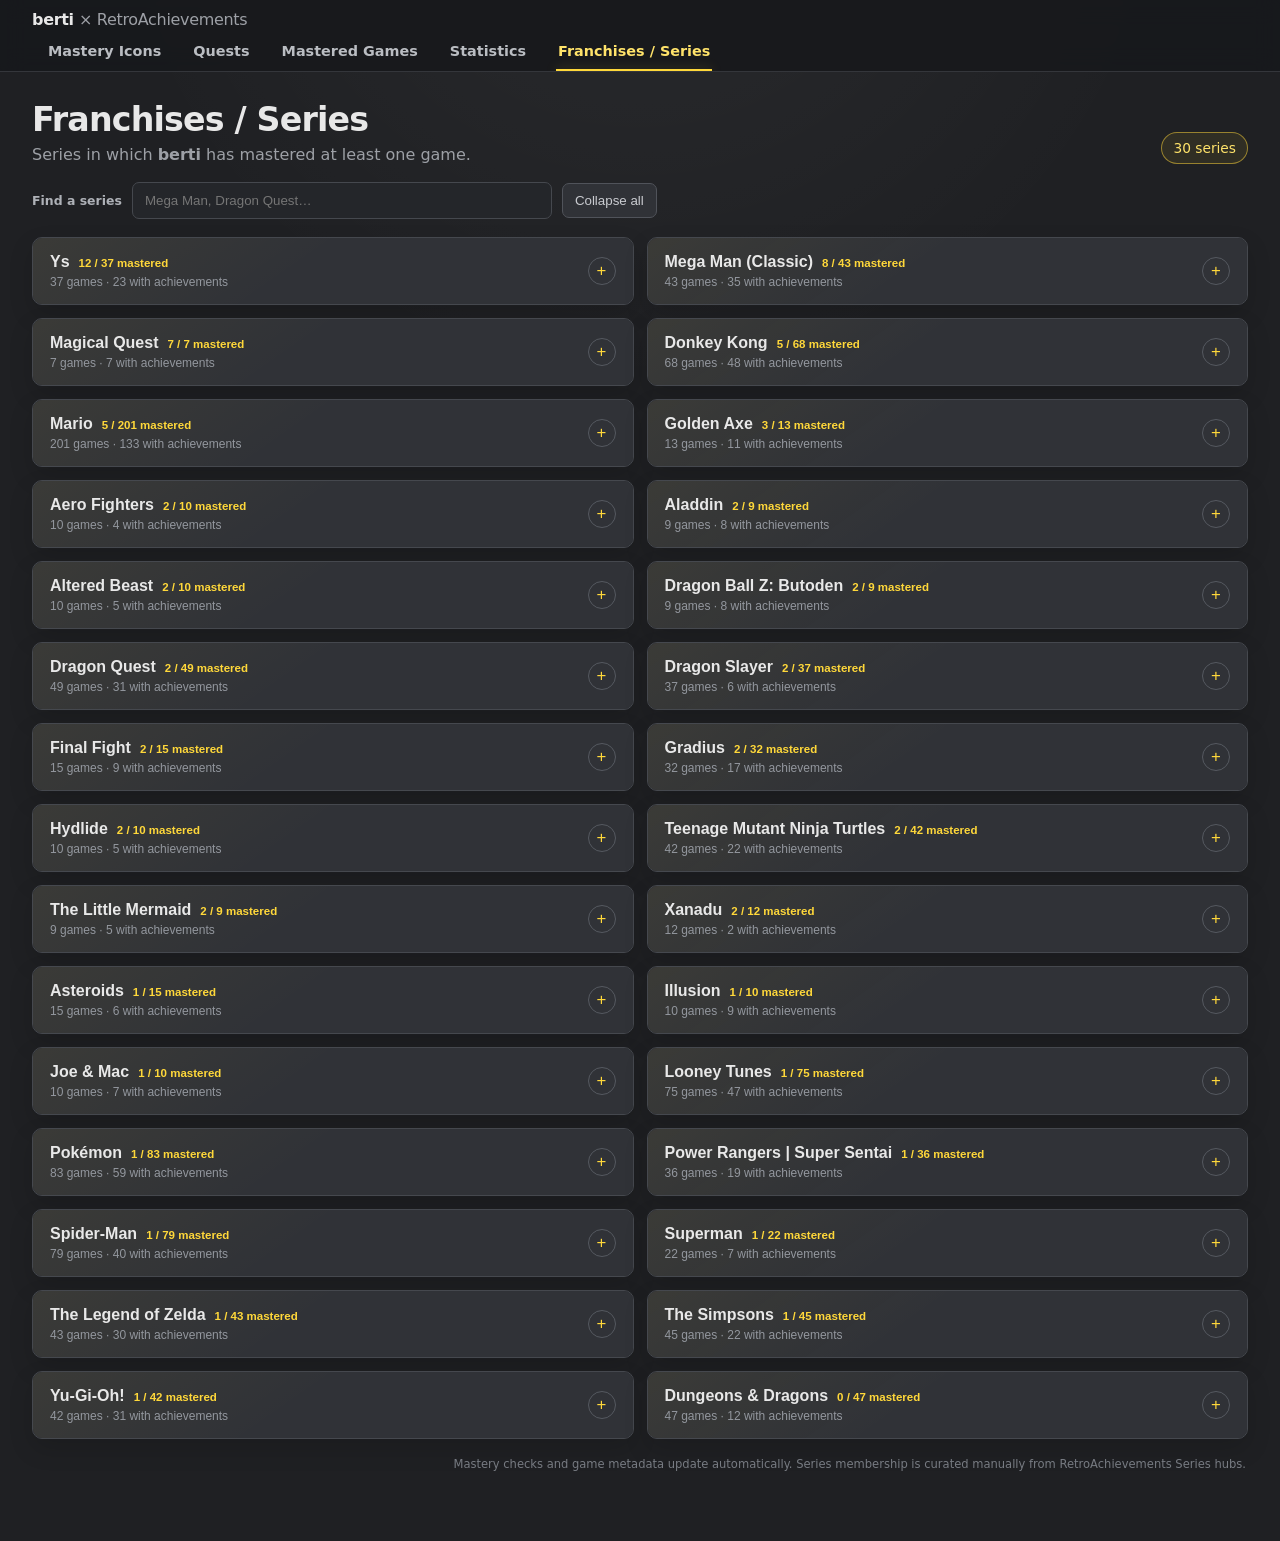
<file: legacy/franchises.html>
<!doctype html>
<html lang="en">
<head>
  <meta charset="utf-8" />
  <meta name="viewport" content="width=device-width, initial-scale=1" />
  <title>berti — Franchises / Series</title>
  <meta name="description" content="RetroAchievements series and franchises tracked by berti." />
  <link rel="stylesheet" href="../style.css?v=12" />
  <link rel="stylesheet" href="franchises-layout.css?v=1" />
</head>
<body class="franchises-page">
  <nav class="site-nav" aria-label="Main navigation">
    <div class="site-nav-inner">
      <a class="nav-brand" href="../index.html">berti <span>× RetroAchievements</span></a>
      <div class="nav-tabs">
        <a class="nav-tab" href="../index.html">Mastery Icons</a>
        <a class="nav-tab" href="quests.html">Quests</a>
        <a class="nav-tab" href="mastered-games.html">Mastered Games</a>
        <a class="nav-tab" href="statistics.html">Statistics</a>
        <a class="nav-tab is-active" href="franchises.html" aria-current="page">Franchises / Series</a>
      </div>
    </div>
  </nav>
  <header class="site-header franchises-header">
    <div>
      <h1>Franchises / Series</h1>
      <p>Series in which <strong>berti</strong> has mastered at least one game.</p>
    </div>
    <div class="count" id="franchiseCount">Loading series…</div>
  </header>
  <main class="franchises-main">
    <section class="franchise-toolbar" aria-label="Series controls">
      <label class="franchise-search-label" for="franchiseSearch">Find a series</label>
      <input class="franchise-search" id="franchiseSearch" type="search" placeholder="Mega Man, Dragon Quest…" autocomplete="off" />
      <button class="secondary-button" type="button" id="collapseAllSeries">Collapse all</button>
    </section>
    <section class="franchise-list" id="franchiseList" aria-live="polite"></section>

    <p class="games-source-note" id="franchiseSourceNote"></p>
  </main>

  <script src="franchises.js?v=2"></script>
</body>
</html>
</file>
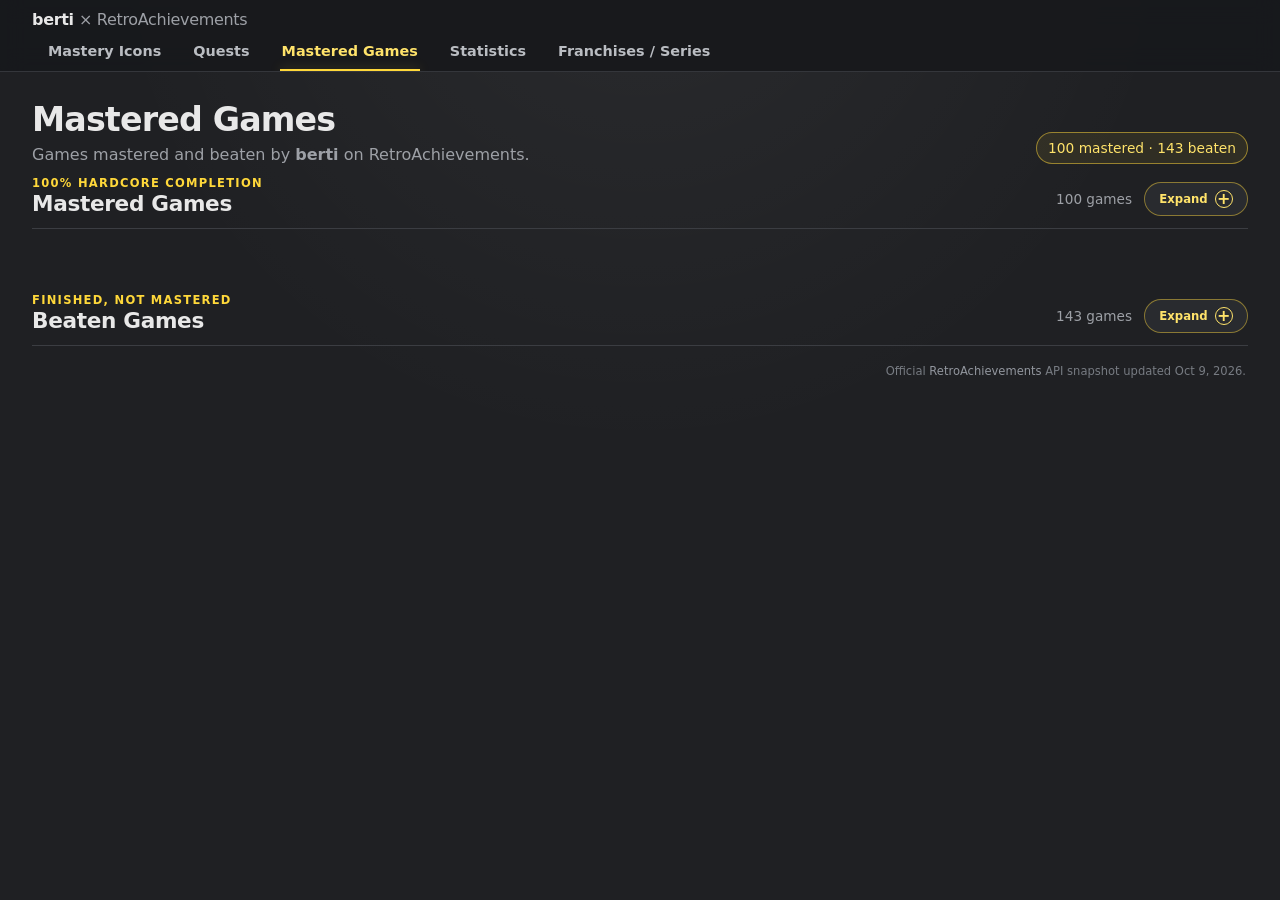
<file: legacy/mastered-games.html>
<!doctype html>
<html lang="en">
<head>
  <meta charset="utf-8" />
  <meta name="viewport" content="width=device-width, initial-scale=1" />

  <title>berti — Mastered Games</title>
  <meta
    name="description"
    content="Mastered and beaten RetroAchievements games for berti."
  />

  <link rel="stylesheet" href="../style.css?v=12" />
</head>
<body class="mastered-games-page">
  <nav class="site-nav" aria-label="Main navigation">
    <div class="site-nav-inner">
      <a class="nav-brand" href="../index.html">berti <span>× RetroAchievements</span></a>
      <div class="nav-tabs">
        <a class="nav-tab" href="../index.html">Mastery Icons</a>
        <a class="nav-tab" href="quests.html">Quests</a>
        <a class="nav-tab is-active" href="mastered-games.html" aria-current="page">Mastered Games</a>
        <a class="nav-tab" href="statistics.html">Statistics</a>
        <a class="nav-tab" href="franchises.html">Franchises / Series</a>
      </div>
    </div>
  </nav>

  <header class="site-header games-header">
    <div>
      <h1>Mastered Games</h1>
      <p>Games mastered and beaten by <strong>berti</strong> on RetroAchievements.</p>
    </div>
    <div class="count" id="gamesCount">Loading games…</div>
  </header>

  <main class="games-main">
    <section class="games-section" aria-labelledby="masteredTitle">
      <div class="section-heading">
        <div>
          <p class="eyebrow">100% hardcore completion</p>
          <h2 id="masteredTitle">Mastered Games</h2>
        </div>
        <div class="section-heading-actions">
          <span class="section-count" id="masteredCount"></span>
          <button
            class="section-toggle"
            type="button"
            aria-expanded="false"
            aria-controls="masteredGamesPanel"
            data-section-toggle="masteredGamesPanel"
          >
            <span class="section-toggle-label">Expand</span>
            <span class="section-toggle-icon" aria-hidden="true">+</span>
          </button>
        </div>
      </div>

      <div class="games-section-panel" id="masteredGamesPanel" hidden>
      <div class="games-table-wrap">
        <table class="games-table">
          <thead>
            <tr>
              <th class="game-number-col" scope="col">#</th>
              <th class="game-icon-col" scope="col" aria-label="Game icon"></th>
              <th scope="col">Game</th>
              <th scope="col">Console</th>
              <th scope="col">Genre</th>
              <th scope="col">Mastered</th>
              <th scope="col">Mastery time</th>
            </tr>
          </thead>
          <tbody id="masteredGamesBody"></tbody>
        </table>
      </div>
      </div>
    </section>

    <section class="games-section beaten-games-section" aria-labelledby="beatenTitle">
      <div class="section-heading">
        <div>
          <p class="eyebrow">Finished, not mastered</p>
          <h2 id="beatenTitle">Beaten Games</h2>
        </div>
        <div class="section-heading-actions">
          <span class="section-count" id="beatenCount"></span>
          <button
            class="section-toggle"
            type="button"
            aria-expanded="false"
            aria-controls="beatenGamesPanel"
            data-section-toggle="beatenGamesPanel"
          >
            <span class="section-toggle-label">Expand</span>
            <span class="section-toggle-icon" aria-hidden="true">+</span>
          </button>
        </div>
      </div>

      <div class="games-section-panel" id="beatenGamesPanel" hidden>
      <div class="games-table-wrap">
        <table class="games-table">
          <thead>
            <tr>
              <th class="game-number-col" scope="col">#</th>
              <th class="game-icon-col" scope="col" aria-label="Game icon"></th>
              <th scope="col">Game</th>
              <th scope="col">Console</th>
              <th scope="col">Genre</th>
              <th scope="col">Beaten</th>
              <th scope="col">Beat time</th>
            </tr>
          </thead>
          <tbody id="beatenGamesBody"></tbody>
        </table>
      </div>
      </div>
    </section>

    <p class="games-source-note" id="gamesSourceNote"></p>
  </main>

  <script src="mastered-games.js?v=4"></script>
</body>
</html>
</file>
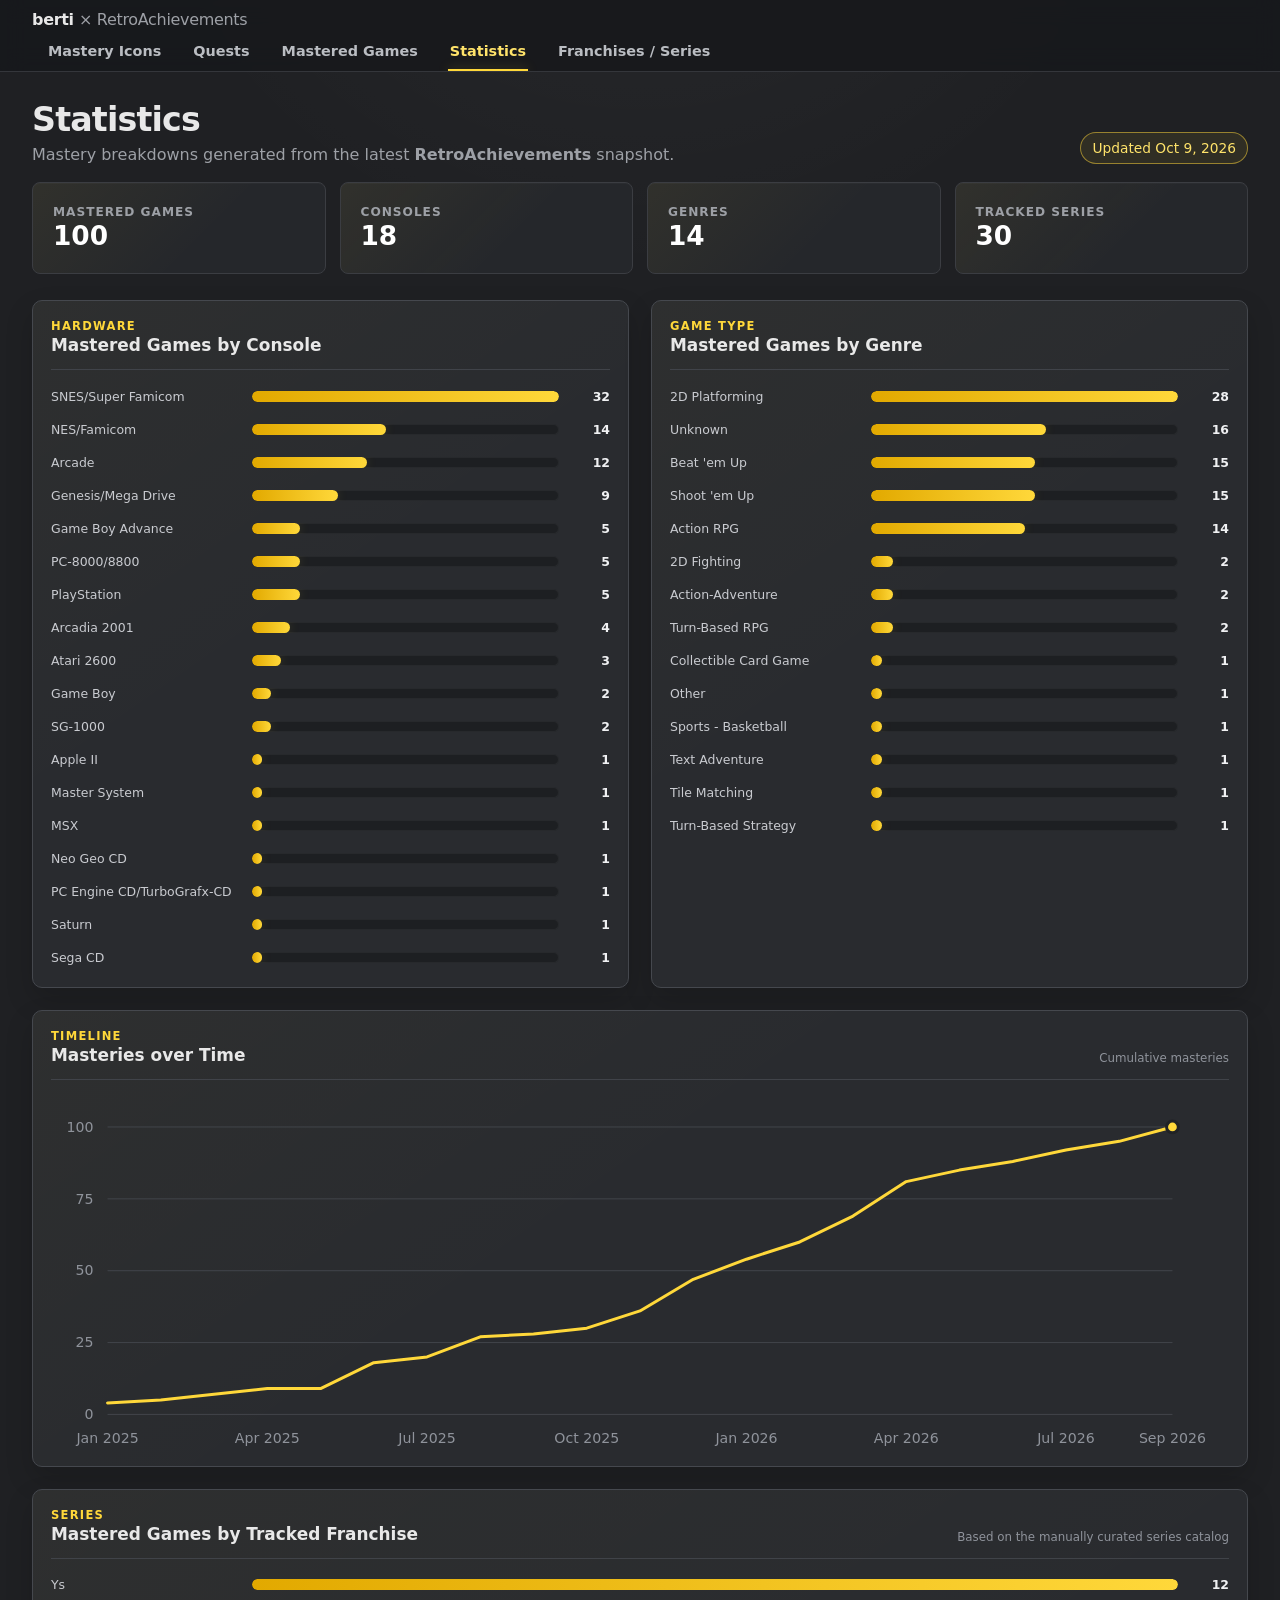
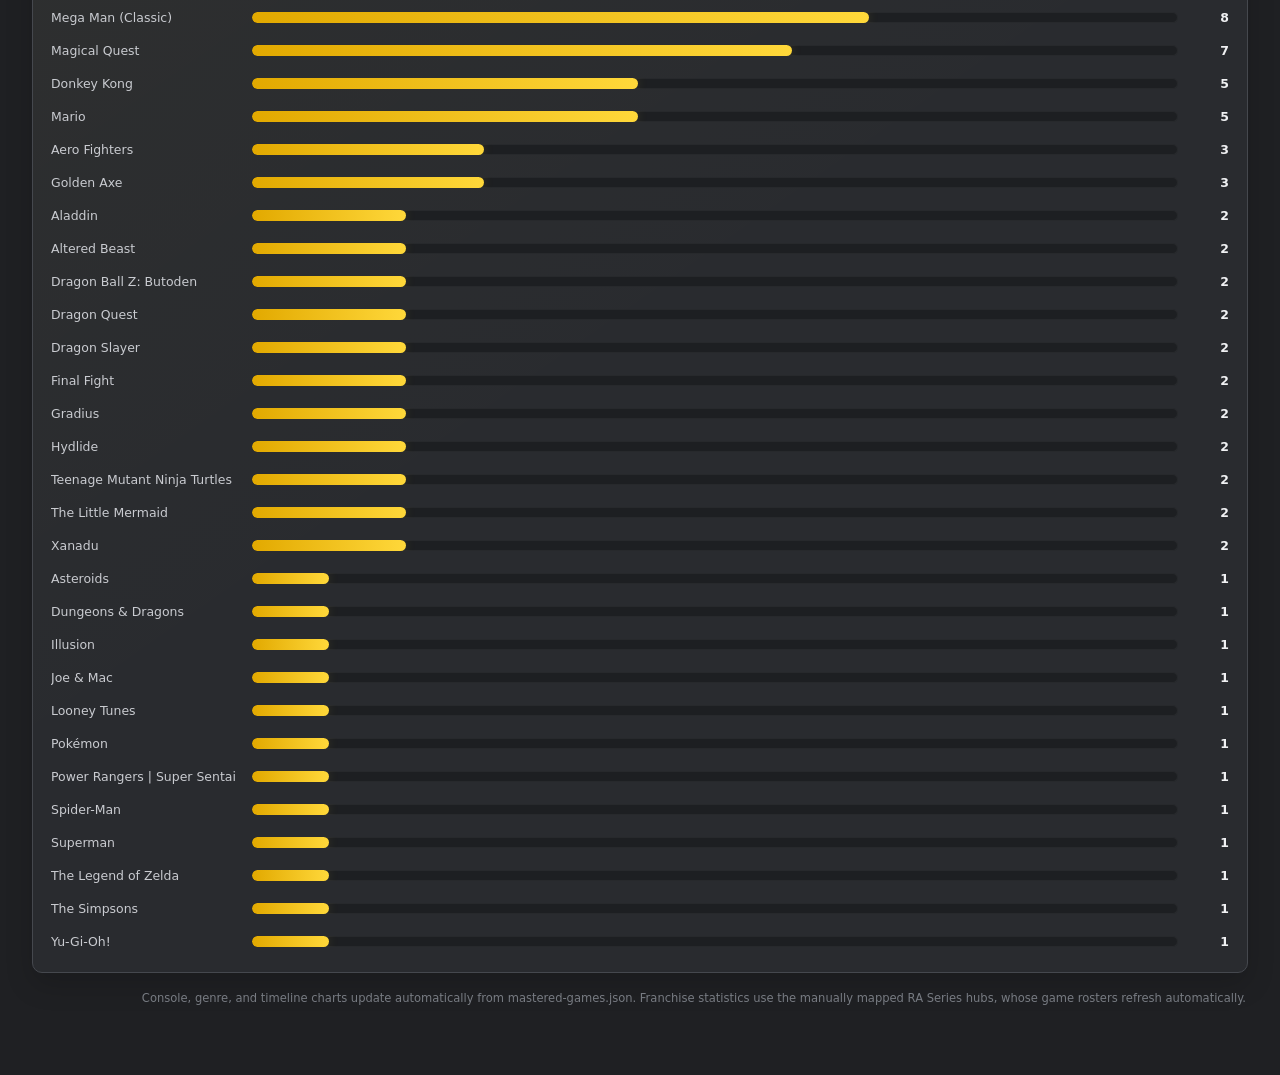
<file: legacy/statistics.html>
<!doctype html>
<html lang="en">
<head>
  <meta charset="utf-8" />
  <meta name="viewport" content="width=device-width, initial-scale=1" />
  <title>berti — Statistics</title>
  <meta name="description" content="RetroAchievements mastery statistics for berti." />
  <link rel="stylesheet" href="../style.css?v=12" />
</head>
<body class="statistics-page">
  <nav class="site-nav" aria-label="Main navigation">
    <div class="site-nav-inner">
      <a class="nav-brand" href="../index.html">berti <span>× RetroAchievements</span></a>
      <div class="nav-tabs">
        <a class="nav-tab" href="../index.html">Mastery Icons</a>
        <a class="nav-tab" href="quests.html">Quests</a>
        <a class="nav-tab" href="mastered-games.html">Mastered Games</a>
        <a class="nav-tab is-active" href="statistics.html" aria-current="page">Statistics</a>
        <a class="nav-tab" href="franchises.html">Franchises / Series</a>
      </div>
    </div>
  </nav>

  <header class="site-header stats-header">
    <div>
      <h1>Statistics</h1>
      <p>Mastery breakdowns generated from the latest <strong>RetroAchievements</strong> snapshot.</p>
    </div>
    <div class="count" id="statsUpdated">Loading statistics…</div>
  </header>

  <main class="stats-main">
    <section class="stats-summary" aria-label="Mastery summary">
      <div class="summary-card"><span class="summary-label">Mastered games</span><strong id="statMastered">—</strong></div>
      <div class="summary-card"><span class="summary-label">Consoles</span><strong id="statConsoles">—</strong></div>
      <div class="summary-card"><span class="summary-label">Genres</span><strong id="statGenres">—</strong></div>
      <div class="summary-card"><span class="summary-label">Tracked series</span><strong id="statSeries">—</strong></div>
    </section>

    <section class="stats-grid">
      <article class="chart-card">
        <div class="chart-card-heading">
          <div><p class="eyebrow">Hardware</p><h2>Mastered Games by Console</h2></div>
        </div>
        <div class="bar-chart" id="consoleChart" aria-label="Mastered games by console"></div>
      </article>

      <article class="chart-card">
        <div class="chart-card-heading">
          <div><p class="eyebrow">Game type</p><h2>Mastered Games by Genre</h2></div>
        </div>
        <div class="bar-chart" id="genreChart" aria-label="Mastered games by genre"></div>
      </article>

      <article class="chart-card chart-card-wide">
        <div class="chart-card-heading">
          <div><p class="eyebrow">Timeline</p><h2>Masteries over Time</h2></div>
          <span class="chart-note">Cumulative masteries</span>
        </div>
        <div class="line-chart-wrap" id="timelineChart" aria-label="Cumulative masteries over time"></div>
      </article>

      <article class="chart-card chart-card-wide">
        <div class="chart-card-heading">
          <div><p class="eyebrow">Series</p><h2>Mastered Games by Tracked Franchise</h2></div>
          <span class="chart-note">Based on the manually curated series catalog</span>
        </div>
        <div class="bar-chart" id="franchiseChart" aria-label="Mastered games by tracked franchise"></div>
      </article>
    </section>

    <p class="games-source-note" id="statsSourceNote"></p>
  </main>

  <script src="statistics.js?v=1"></script>
</body>
</html>
</file>
<file: style.css>
:root {
  --bg: #1f2023;
  --panel: #292b2f;
  --panel-2: #34363b;
  --panel-3: #202226;
  --text: #e8e8e8;
  --muted: #9da0a6;
  --gold: #FFD83A;
  --gold-dark: #D8A900;
  --gold-light: #FFE36A;
  --blue: #4f8fcf;
  --green: #8bbf64;
  --green-bg: #273329;
  --line: #3f4146;

  --columns: 15;
  --rows: 1;
  --icon: 102px; /* 96px artwork + 3px gold border on each side */
  --column-gap: 12px;
  --row-gap: 12px;
  --wall-padding: 22px;
}

* { box-sizing: border-box; }

html { color-scheme: dark; }

body {
  margin: 0;
  min-height: 100vh;
  background:
    radial-gradient(circle at 50% -10%, rgba(255,255,255,.05), transparent 34rem),
    var(--bg);
  color: var(--text);
  font-family: Inter, ui-sans-serif, system-ui, -apple-system, BlinkMacSystemFont, "Segoe UI", sans-serif;
}

a { color: inherit; }

/* Top navigation shared by all pages */
.site-nav {
  position: sticky;
  top: 0;
  z-index: 100;
  background: rgba(24, 25, 28, .94);
  border-bottom: 1px solid #34363b;
  backdrop-filter: blur(12px);
}

.site-nav-inner {
  max-width: 1840px;
  min-height: 52px;
  margin: 0 auto;
  padding: 0 32px;
  display: flex;
  flex-direction: column;
  align-items: flex-start;
  justify-content: center;
  gap: 0;
}

.nav-brand {
  font-weight: 800;
  text-decoration: none;
  letter-spacing: -.02em;
  white-space: nowrap;
  padding-top: 10px;
  line-height: 1.2;
}

.nav-brand span {
  color: var(--muted);
  font-weight: 500;
}

.nav-tabs {
  display: flex;
  align-self: auto;
  width: 100%;
  height: 40px;
  margin-top: 2px;
  overflow-x: auto;
  overflow-y: hidden;
  scrollbar-width: thin;
}

.nav-tab {
  position: relative;
  display: flex;
  align-items: center;
  padding: 0 16px;
  color: #babdc2;
  text-decoration: none;
  font-size: .9rem;
  font-weight: 700;
}

.nav-tab:hover {
  color: #fff;
  background: rgba(255,255,255,.025);
}

.nav-tab.is-active {
  color: var(--gold-light);
}

.nav-tab.is-active::after {
  content: "";
  position: absolute;
  left: 14px;
  right: 14px;
  bottom: -1px;
  height: 3px;
  background: var(--gold);
  box-shadow: 0 0 12px rgba(255,216,58,.25);
}

.site-header {
  max-width: 1840px;
  margin: 0 auto;
  padding: 28px 32px 18px;
  display: flex;
  align-items: end;
  justify-content: space-between;
  gap: 24px;
}

h1 {
  margin: 0;
  font-size: clamp(1.5rem, 2.6vw, 2.3rem);
  letter-spacing: -.025em;
}

.site-header p {
  margin: 6px 0 0;
  color: var(--muted);
}

.count {
  color: var(--gold-light);
  border: 1px solid rgba(255,216,58,.5);
  background: rgba(255,216,58,.08);
  border-radius: 999px;
  padding: 7px 11px;
  font-size: .86rem;
  white-space: nowrap;
}

main { padding-bottom: 36px; }

/* Two independently scrollable mastery badge galleries */
.badge-category { margin-bottom: 22px; }
.category-title {
  max-width: 1840px;
  margin: 0 auto;
  padding: 12px 32px 0;
  font-size: clamp(1.1rem, 1.7vw, 1.45rem);
  color: var(--gold-light);
  letter-spacing: -.015em;
}
.category-count { font-size: .82rem; font-weight: 500; color: var(--muted); margin-left: 8px; }

/* Mastery icon gallery */
.wall-scroll {
  overflow-x: auto;
  padding: 14px 32px 26px;
  scrollbar-color: #5d6067 transparent;
}

.wall {
  width: max-content;

  margin: 0 auto;
  display: grid;
  grid-template-columns: repeat(var(--columns), var(--icon));
  grid-auto-rows: var(--icon);
  column-gap: var(--column-gap);
  row-gap: var(--row-gap);
  padding: var(--wall-padding);
  border: 1px solid var(--line);
  border-radius: 8px;
  background:
    linear-gradient(rgba(255,255,255,.012), rgba(255,255,255,0)),
    #25272b;
  box-shadow:
    0 18px 55px rgba(0,0,0,.28),
    inset 0 1px rgba(255,255,255,.035);
}

.icon-card {
  position: relative;
  width: var(--icon);
  height: var(--icon);
  padding: 0;
  border: 3px solid var(--gold);
  outline: 1px solid rgba(255,227,106,.28);
  background: #111;
  cursor: pointer;
  box-shadow:
    0 0 0 1px rgba(0,0,0,.75),
    inset 0 0 0 1px rgba(255,227,106,.16),
    0 2px 5px rgba(0,0,0,.5);
  transition:
    transform .12s ease,
    border-color .12s ease,
    box-shadow .12s ease,
    z-index 0s;
  z-index: 1;
}

.icon-card::before {
  content: "";
  position: absolute;
  inset: -4px;
  pointer-events: none;
  border: 1px solid rgba(255,216,58,.16);
}

.icon-card img {
  display: block;
  width: 96px;
  height: 96px;
  max-width: none;
  max-height: none;
  object-fit: cover;
  image-rendering: pixelated;
}

.icon-card:hover,
.icon-card:focus-visible {
  transform: translateY(-4px) scale(1.055);
  border-color: #FFE36A;
  box-shadow:
    0 0 0 1px var(--gold),
    0 8px 18px rgba(0,0,0,.65),
    0 0 17px rgba(255,216,58,.22);
  z-index: 20;
}

.floating-tooltip {
  position: fixed;
  left: 0;
  top: 0;
  width: max-content;
  max-width: min(260px, calc(100vw - 20px));
  padding: 8px 10px;
  text-align: left;
  pointer-events: none;
  opacity: 0;
  visibility: hidden;
  background: #151619;
  border: 1px solid var(--gold);
  border-radius: 5px;
  box-shadow: 0 8px 25px rgba(0,0,0,.55);
  transform: translate(-50%, calc(-100% - 10px));
  transition: opacity .12s ease, visibility .12s;
  z-index: 9999;
}

.floating-tooltip.is-visible {
  opacity: 1;
  visibility: visible;
}

.floating-tooltip strong {
  display: block;
  font-size: .84rem;
  line-height: 1.25;
  color: #fff;
}

.floating-tooltip span {
  display: block;
  margin-top: 3px;
  font-size: .72rem;
  color: var(--gold-light);
}

.hint {
  text-align: center;
  color: var(--muted);
  font-size: .82rem;
  margin: 0 24px;
}

.icon-dialog {
  width: min(92vw, 520px);
  border: 1px solid var(--gold);
  border-radius: 10px;
  padding: 24px;
  background: #202226;
  color: var(--text);
  box-shadow: 0 24px 80px rgba(0,0,0,.7);
}

.icon-dialog::backdrop {
  background: rgba(7,8,10,.82);
  backdrop-filter: blur(4px);
}

.icon-dialog img {
  display: block;
  width: 288px;
  height: 288px;
  max-width: 72vw;
  max-height: 72vw;
  margin: 14px auto 22px;
  image-rendering: pixelated;
  border: 3px solid var(--gold);
  box-shadow:
    0 0 0 1px rgba(0,0,0,.75),
    0 12px 34px rgba(0,0,0,.55);
}

.dialog-copy { text-align: center; }

.dialog-copy h2 {
  margin: 0;
  font-size: 1.2rem;
}

.dialog-copy p {
  margin: 6px 0 12px;
  color: var(--gold-light);
}

.dialog-copy a {
  color: #cdd8ff;
  text-decoration: none;
}

.dialog-copy a:hover { text-decoration: underline; }

.close {
  position: absolute;
  top: 8px;
  right: 10px;
  border: 0;
  background: transparent;
  color: var(--muted);
  font-size: 1.8rem;
  cursor: pointer;
}

/* Quest page */
.quests-header {
  padding-bottom: 12px;
}

.quests-main {
  max-width: 1840px;
  margin: 0 auto;
  padding: 0 32px 70px;
}

.quest-summary {
  display: grid;
  grid-template-columns: repeat(3, minmax(0, 1fr));
  gap: 12px;
  margin: 8px 0 38px;
}

.summary-card {
  min-height: 92px;
  padding: 18px 20px;
  border: 1px solid #3b3d42;
  border-radius: 8px;
  background:
    linear-gradient(135deg, rgba(255,216,58,.055), transparent 60%),
    #25272b;
  box-shadow: inset 0 1px rgba(255,255,255,.025);
}

.summary-card strong {
  display: block;
  margin-top: 3px;
  color: #fff;
  font-size: 1.65rem;
  line-height: 1;
}

.summary-label {
  color: var(--muted);
  font-size: .76rem;
  font-weight: 800;
  text-transform: uppercase;
  letter-spacing: .08em;
}

.quest-section + .quest-section {
  margin-top: 72px;
}

.section-heading {
  display: flex;
  align-items: end;
  justify-content: space-between;
  gap: 20px;
  margin-bottom: 16px;
  padding-bottom: 12px;
  border-bottom: 1px solid #3b3d42;
}

.section-heading h2 {
  margin: 1px 0 0;
  font-size: 1.35rem;
  letter-spacing: -.015em;
}

.eyebrow {
  margin: 0 !important;
  color: var(--gold) !important;
  font-size: .72rem;
  font-weight: 900;
  text-transform: uppercase;
  letter-spacing: .11em;
}

.section-count {
  color: var(--muted);
  font-size: .85rem;
}

.quest-grid {
  display: grid;
  grid-template-columns: repeat(3, minmax(0, 1fr));
  gap: 18px;
  align-items: start;
}

.quest-card {
  overflow: hidden;
  min-width: 0;
  border: 1px solid #45484e;
  border-radius: 8px;
  background: #292b2f;
  box-shadow:
    0 10px 30px rgba(0,0,0,.18),
    inset 0 1px rgba(255,255,255,.025);
}

.quest-card::before {
  content: "";
  display: block;
  height: 3px;
  background: var(--gold);
}

.quest-card.is-finished::before {
  background: linear-gradient(90deg, var(--gold), #8bbf64);
}

.quest-card-header {
  min-height: 104px;
  display: flex;
  align-items: flex-start;
  justify-content: space-between;
  gap: 14px;
  padding: 17px 17px 15px;
  background:
    linear-gradient(145deg, rgba(255,216,58,.06), transparent 65%),
    #303237;
  border-bottom: 1px solid #43464b;
}

.quest-title-block {
  min-width: 0;
}

.quest-card h3 {
  margin: 0;
  color: #fff;
  font-size: 1rem;
  line-height: 1.3;
  overflow-wrap: anywhere;
}

.quest-dates {
  display: flex;
  flex-wrap: wrap;
  gap: 6px;
  margin: 8px 0 0 !important;
  color: var(--muted) !important;
  font-size: .73rem;
  line-height: 1.4;
}

.quest-dates b {
  color: #c9cbd0;
  font-weight: 700;
}

.date-divider {
  color: #60636a;
}

.quest-percent {
  flex: 0 0 auto;
  min-width: 52px;
  padding-left: 8px;
  text-align: right;
}

.quest-percent strong {
  display: block;
  color: var(--gold-light);
  font-size: 1.25rem;
  line-height: 1;
}

.quest-percent span {
  display: block;
  margin-top: 5px;
  color: var(--muted);
  font-size: .72rem;
}

/* Compact gallery of the RetroAchievements game icons for each quest. */
.quest-icon-strip {
  display: flex;
  flex-wrap: wrap;
  gap: 8px;
  min-height: 57px;
  padding: 9px 12px 8px;
  background: #27292d;
  border-bottom: 1px solid #414349;
}

.quest-icon-item {
  position: relative;
  width: 44px;
  height: 44px;
  flex: 0 0 44px;
  display: block;
  overflow: hidden;
  border: 2px solid #51545a;
  border-radius: 5px;
  background: #1b1c1f;
  text-decoration: none;
  box-shadow: 0 1px 3px rgba(0,0,0,.35);
  transition: transform .12s ease, border-color .12s ease, box-shadow .12s ease, opacity .12s ease;
}

.quest-icon-item:not(.is-mastered) {
  opacity: .58;
}

.quest-icon-item.is-mastered {
  border-color: var(--gold);
  box-shadow: 0 0 0 1px rgba(255,216,58,.34), 0 1px 4px rgba(0,0,0,.38);
}

.quest-icon-item[href]:hover {
  z-index: 1;
  opacity: 1;
  transform: translateY(-2px);
  border-color: var(--gold);
  box-shadow: 0 4px 10px rgba(0,0,0,.42), 0 0 0 1px rgba(255,216,58,.12);
}

.quest-game-icon,
.quest-game-icon-fallback {
  width: 40px;
  height: 40px;
  display: block;
}

.quest-game-icon {
  object-fit: cover;
  image-rendering: auto;
}

.quest-game-icon-fallback {
  display: grid;
  place-items: center;
  color: #9da0a6;
  background: #202226;
  font-size: 1rem;
  font-weight: 800;
}

.quest-icon-item.is-unlinked {
  cursor: help;
  border-style: dashed;
}

.quest-games {
  padding: 7px 0;
}

.quest-game {
  min-height: 36px;
  display: grid;
  grid-template-columns: 24px minmax(0, 1fr) auto;
  gap: 8px;
  align-items: center;
  padding: 7px 12px;
  color: #d5d6d8;
  border-bottom: 1px solid rgba(255,255,255,.045);
  text-decoration: none;
  font-size: .82rem;
}

.quest-game:last-child {
  border-bottom: 0;
}

.quest-game[href]:hover {
  background: rgba(255,255,255,.035);
}

.quest-game.is-mastered {
  background: linear-gradient(90deg, rgba(139,191,100,.12), rgba(139,191,100,.035));
  color: #f0f4ed;
}

.game-state {
  width: 20px;
  height: 20px;
  display: grid;
  place-items: center;
  border: 1px solid #555960;
  border-radius: 50%;
  color: transparent;
  font-size: .72rem;
  font-weight: 900;
}

.quest-game.is-mastered .game-state {
  color: #d9f6c3;
  border-color: rgba(139,191,100,.72);
  background: rgba(139,191,100,.2);
}

.game-name {
  min-width: 0;
  line-height: 1.35;
}

.platform-badge {
  min-width: 38px;
  padding: 3px 7px;
  border: 1px solid rgba(79,143,207,.4);
  border-radius: 999px;
  color: #b9d9f7;
  background: rgba(79,143,207,.1);
  text-align: center;
  font-size: .66rem;
  font-weight: 800;
  letter-spacing: .02em;
  white-space: nowrap;
}

.quest-card-footer {
  padding: 13px 14px 14px;
  border-top: 1px solid #414349;
  background: #25272a;
}

.progress-track {
  height: 6px;
  overflow: hidden;
  border-radius: 999px;
  background: #161719;
  box-shadow: inset 0 1px 2px rgba(0,0,0,.5);
}

.progress-fill {
  display: block;
  height: 100%;
  border-radius: inherit;
  background: linear-gradient(90deg, #d9a900, var(--gold-light));
}

.quest-card.is-finished .progress-fill {
  background: linear-gradient(90deg, var(--gold), #8bbf64);
}

.progress-caption {
  display: flex;
  justify-content: space-between;
  gap: 12px;
  margin-top: 8px;
  color: var(--muted);
  font-size: .69rem;
}

.completed-mark {
  color: #cbe8b7;
  font-weight: 800;
}

.finished-section .quest-card {
  opacity: .92;
}

.finished-section .quest-card:hover {
  opacity: 1;
}

.quest-error {
  color: #ffb2b2;
  grid-column: 1 / -1;
}

@media (max-width: 1180px) {
  .quest-grid {
    grid-template-columns: repeat(2, minmax(0, 1fr));
  }
}

@media (max-width: 760px) {
  .site-nav-inner {
    padding: 0 18px;
  }

  .nav-brand span {
    display: none;
  }

  .nav-tab {
    padding: 0 10px;
    font-size: .82rem;
  }

  .site-header {
    padding: 22px 18px 10px;
    align-items: flex-start;
  }

  .site-header p {
    font-size: .9rem;
  }

  .wall-scroll {
    padding: 12px 18px 22px;
  }

  .wall {
    margin: 0;
    --wall-padding: 16px;
  }

  .floating-tooltip {
    display: none;
  }

  .quests-main {
    padding: 0 18px 50px;
  }

  .quest-summary {
    grid-template-columns: 1fr 1fr;
    margin-top: 14px;
  }

  .summary-card:last-child {
    grid-column: 1 / -1;
  }

  .quest-grid {
    grid-template-columns: 1fr;
  }

  .quest-section + .quest-section {
    margin-top: 54px;
  }
}

@media (max-width: 470px) {
  .site-nav-inner {
    min-height: 48px;
  }

  .nav-brand {
    padding-top: 8px;
  }

  .nav-tabs {
    height: 36px;
    overscroll-behavior-x: contain;
  }

  .nav-brand {
    font-size: .9rem;
  }

  .nav-tab {
    padding: 0 8px;
    font-size: .75rem;
  }

  .quest-summary {
    grid-template-columns: 1fr;
  }

  .summary-card:last-child {
    grid-column: auto;
  }

  .quest-card-header {
    min-height: auto;
  }

  .quest-dates {
    display: grid;
    gap: 2px;
  }

  .date-divider {
    display: none;
  }
}

/* Mastered / beaten games page */
.games-header {
  padding-bottom: 12px;
}

.games-main {
  max-width: 1840px;
  margin: 0 auto;
  padding: 0 32px 70px;
}

.games-section + .games-section {
  margin-top: 64px;
}

.games-table-wrap {
  overflow-x: auto;
  border: 1px solid #45484e;
  border-radius: 8px;
  background: #292b2f;
  box-shadow:
    0 10px 30px rgba(0,0,0,.18),
    inset 0 1px rgba(255,255,255,.025);
}

.games-table {
  width: 100%;
  min-width: 900px;
  border-collapse: collapse;
  font-size: .84rem;
}

.games-table thead {
  background:
    linear-gradient(145deg, rgba(255,216,58,.055), transparent 70%),
    #303237;
}

.games-table th {
  height: 42px;
  padding: 9px 12px;
  color: #bfc1c5;
  border-bottom: 1px solid #4a4d53;
  text-align: left;
  font-size: .71rem;
  font-weight: 900;
  letter-spacing: .055em;
  text-transform: uppercase;
  white-space: nowrap;
}

.games-table td {
  height: 54px;
  padding: 6px 12px;
  color: #d7d8da;
  border-bottom: 1px solid rgba(255,255,255,.055);
  vertical-align: middle;
}

.games-table tbody tr:last-child td {
  border-bottom: 0;
}

.games-table tbody tr:hover td {
  background: rgba(255,255,255,.025);
}

.game-number-col,
.game-number {
  width: 56px;
  text-align: right !important;
}

.game-number {
  color: var(--gold-light) !important;
  font-variant-numeric: tabular-nums;
  font-weight: 800;
}

.game-icon-col,
.game-icon-cell {
  width: 58px;
  padding-left: 8px !important;
  padding-right: 6px !important;
}

.game-table-icon {
  width: 40px;
  height: 40px;
  display: block;
  overflow: hidden;
  border: 2px solid var(--gold);
  border-radius: 5px;
  background: #1b1c1f;
  box-shadow: 0 0 0 1px rgba(255,216,58,.24), 0 1px 4px rgba(0,0,0,.4);
  transition: transform .12s ease, box-shadow .12s ease;
}

.game-table-icon:hover {
  transform: translateY(-2px);
  box-shadow: 0 4px 10px rgba(0,0,0,.45), 0 0 0 1px rgba(255,216,58,.34);
}

.game-table-icon img {
  display: block;
  width: 100%;
  height: 100%;
  object-fit: cover;
}

.game-title-cell {
  min-width: 250px;
  color: #f2f2f2 !important;
  font-weight: 700;
}

.game-title-cell a {
  color: inherit;
  text-decoration: none;
}

.game-title-cell a:hover {
  color: var(--gold-light);
  text-decoration: underline;
  text-underline-offset: 3px;
}

.game-date-cell,
.game-time-cell {
  white-space: nowrap;
  font-variant-numeric: tabular-nums;
}

.game-time-cell {
  color: #b8bbc0 !important;
}

.beaten-games-section .game-table-icon {
  border-color: #73767c;
  box-shadow: 0 0 0 1px rgba(255,255,255,.09), 0 1px 4px rgba(0,0,0,.4);
}

.beaten-games-section .games-table tbody tr:hover .game-table-icon {
  border-color: var(--gold);
}

.games-empty {
  height: 90px !important;
  color: var(--muted) !important;
  text-align: center;
  font-style: italic;
}

.games-source-note {
  margin: 18px 2px 0;
  color: #777b82;
  font-size: .72rem;
  text-align: right;
}

@media (max-width: 760px) {
  .games-main {
    padding: 0 18px 50px;
  }

  .games-section + .games-section {
    margin-top: 48px;
  }

  .games-table-wrap {
    margin-right: -18px;
    border-right: 0;
    border-radius: 8px 0 0 8px;
  }

  .games-table {
    min-width: 830px;
  }
}

.games-source-note a {
  color: #92969e;
  text-decoration: none;
}

.games-source-note a:hover {
  color: var(--gold-light);
  text-decoration: underline;
  text-underline-offset: 3px;
}


/* Collapsible mastered / beaten sections */
.section-heading-actions {
  display: flex;
  align-items: center;
  gap: 12px;
}

.section-toggle {
  display: inline-flex;
  align-items: center;
  justify-content: center;
  gap: 7px;
  min-width: 104px;
  height: 34px;
  padding: 0 11px;
  border: 1px solid #55585f;
  border-radius: 999px;
  background: #292b2f;
  color: #c9cbd0;
  font: inherit;
  font-size: .73rem;
  font-weight: 800;
  cursor: pointer;
  transition: border-color .15s ease, color .15s ease, background .15s ease;
}

.section-toggle:hover,
.section-toggle:focus-visible {
  border-color: var(--gold);
  color: var(--gold-light);
  background: #303237;
  outline: none;
}

.section-toggle-icon {
  display: inline-flex;
  align-items: center;
  justify-content: center;
  width: 18px;
  height: 18px;
  border: 1px solid currentColor;
  border-radius: 50%;
  font-size: 1rem;
  font-weight: 700;
  line-height: 1;
}

.section-toggle.is-collapsed {
  border-color: rgba(255,216,58,.45);
  color: var(--gold-light);
}

.games-section-panel[hidden] {
  display: none;
}

@media (max-width: 620px) {
  .section-heading {
    align-items: flex-end;
    gap: 12px;
  }

  .section-heading-actions {
    flex-direction: column;
    align-items: flex-end;
    gap: 7px;
  }

  .section-toggle {
    min-width: 96px;
    height: 32px;
  }
}

/* Statistics + franchises */
.stats-main,
.franchises-main {
  max-width: 1840px;
  margin: 0 auto;
  padding: 0 32px 70px;
}

.stats-summary {
  display: grid;
  grid-template-columns: repeat(4, minmax(0, 1fr));
  gap: 14px;
  margin-bottom: 26px;
}

.stats-grid {
  display: grid;
  grid-template-columns: repeat(2, minmax(0, 1fr));
  gap: 22px;
}

.chart-card {
  min-width: 0;
  border: 1px solid #45484e;
  border-radius: 10px;
  background:
    linear-gradient(145deg, rgba(255,216,58,.025), transparent 48%),
    #292b2f;
  box-shadow: 0 12px 28px rgba(0,0,0,.16);
  padding: 18px;
}

.chart-card-wide {
  grid-column: 1 / -1;
}

.chart-card-heading {
  display: flex;
  align-items: flex-end;
  justify-content: space-between;
  gap: 16px;
  padding-bottom: 14px;
  margin-bottom: 14px;
  border-bottom: 1px solid #404349;
}

.chart-card-heading h2 {
  margin: 2px 0 0;
  font-size: 1.06rem;
}

.chart-note {
  color: #8f939b;
  font-size: .74rem;
  text-align: right;
}

.bar-chart {
  display: grid;
  gap: 9px;
}

.bar-row {
  display: grid;
  grid-template-columns: minmax(120px, 190px) minmax(100px, 1fr) 40px;
  align-items: center;
  gap: 11px;
  min-height: 24px;
}

.bar-label {
  overflow: hidden;
  text-overflow: ellipsis;
  white-space: nowrap;
  color: #c9cbd0;
  font-size: .78rem;
}

.bar-track {
  height: 11px;
  overflow: hidden;
  border-radius: 999px;
  background: #1d1f22;
  box-shadow: inset 0 0 0 1px rgba(255,255,255,.045);
}

.bar-fill {
  height: 100%;
  border-radius: inherit;
  background: linear-gradient(90deg, #e2a900, #ffd83a);
  box-shadow: 0 0 12px rgba(255,216,58,.13);
}

.bar-value {
  color: #f0f1f3;
  font-size: .78rem;
  text-align: right;
  font-variant-numeric: tabular-nums;
}

.chart-empty,
.franchise-empty {
  margin: 20px 0;
  color: #999da5;
  font-style: italic;
}

.line-chart-wrap {
  min-height: 260px;
  overflow-x: auto;
}

.line-chart-wrap svg {
  display: block;
  width: 100%;
  min-width: 720px;
  height: auto;
}

.chart-grid-line {
  stroke: #41444a;
  stroke-width: 1;
  vector-effect: non-scaling-stroke;
}

.chart-axis-label {
  fill: #8f939b;
  font-size: 12px;
}

.chart-line {
  fill: none;
  stroke: #ffd83a;
  stroke-width: 3;
  stroke-linejoin: round;
  stroke-linecap: round;
  vector-effect: non-scaling-stroke;
}

.chart-dot {
  fill: #ffd83a;
  stroke: #202225;
  stroke-width: 3;
  vector-effect: non-scaling-stroke;
}

.franchise-toolbar {
  display: grid;
  grid-template-columns: auto minmax(220px, 420px) auto;
  align-items: center;
  justify-content: start;
  gap: 10px;
  margin-bottom: 18px;
}

.franchise-search-label {
  color: #aeb1b7;
  font-size: .78rem;
  font-weight: 700;
}

.franchise-search {
  width: 100%;
  border: 1px solid #45484e;
  border-radius: 7px;
  background: #24262a;
  color: #f2f2f3;
  padding: 10px 12px;
  outline: none;
}

.franchise-search:focus {
  border-color: #9b861a;
  box-shadow: 0 0 0 2px rgba(255,216,58,.08);
}

.secondary-button {
  border: 1px solid #50535a;
  border-radius: 7px;
  background: #303237;
  color: #c9cbd0;
  padding: 9px 12px;
  cursor: pointer;
}

.secondary-button:hover {
  border-color: #6a6e76;
  color: #fff;
}

.franchise-list {
  display: grid;
  gap: 13px;
}

.franchise-card {
  border: 1px solid #45484e;
  border-radius: 10px;
  background: #292b2f;
  overflow: hidden;
  box-shadow: 0 10px 24px rgba(0,0,0,.14);
}

.franchise-card-header {
  width: 100%;
  display: flex;
  align-items: center;
  justify-content: space-between;
  gap: 20px;
  border: 0;
  background:
    linear-gradient(145deg, rgba(255,216,58,.05), transparent 45%),
    #303237;
  color: inherit;
  padding: 15px 17px;
  text-align: left;
  cursor: pointer;
}

.franchise-card-header:hover {
  background:
    linear-gradient(145deg, rgba(255,216,58,.075), transparent 50%),
    #34363b;
}

.franchise-card-title-row {
  display: flex;
  align-items: baseline;
  flex-wrap: wrap;
  gap: 9px;
}

.franchise-card-heading h2 {
  margin: 0;
  font-size: 1rem;
}

.franchise-card-heading p {
  margin: 4px 0 0;
  color: #93979e;
  font-size: .75rem;
}

.franchise-progress {
  color: #ffd83a;
  font-size: .72rem;
  font-weight: 800;
}

.franchise-chevron {
  flex: 0 0 auto;
  display: grid;
  place-items: center;
  width: 28px;
  height: 28px;
  border: 1px solid #555960;
  border-radius: 50%;
  color: #ffd83a;
  font-size: 1.05rem;
  line-height: 1;
}

.franchise-card-body {
  padding: 14px 16px 16px;
  border-top: 1px solid #43464c;
}

.franchise-hub-link {
  display: inline-block;
  margin-bottom: 12px;
  color: #8ab4f8;
  font-size: .75rem;
}

.franchise-game-list {
  list-style: none;
  display: grid;
  gap: 6px;
  margin: 0;
  padding: 0;
}

.franchise-game {
  display: grid;
  grid-template-columns: 28px 44px minmax(0, 1fr) auto;
  align-items: center;
  gap: 10px;
  min-height: 52px;
  padding: 5px 7px;
  border-radius: 7px;
  background: rgba(255,255,255,.018);
}

.franchise-game:hover {
  background: rgba(255,255,255,.035);
}

.franchise-game-status {
  display: grid;
  place-items: center;
  width: 22px;
  height: 22px;
  border-radius: 50%;
  color: #71757c;
  border: 1px solid #555960;
  font-size: .78rem;
  font-weight: 900;
}

.franchise-game.is-mastered .franchise-game-status {
  color: #1c1e21;
  background: #ffd83a;
  border-color: #ffd83a;
}

.franchise-game-icon {
  display: grid;
  place-items: center;
  width: 40px;
  height: 40px;
  border-radius: 5px;
  overflow: hidden;
  background: #202225;
}

.franchise-game-icon img {
  width: 40px;
  height: 40px;
  object-fit: cover;
  image-rendering: auto;
}

.franchise-game-copy {
  min-width: 0;
  display: grid;
  gap: 2px;
}

.franchise-game-title {
  overflow: hidden;
  text-overflow: ellipsis;
  white-space: nowrap;
  color: #e8e9eb;
  font-size: .8rem;
  font-weight: 700;
}

.franchise-game.is-mastered .franchise-game-title {
  color: #ffd83a;
}

.franchise-game-meta {
  overflow: hidden;
  text-overflow: ellipsis;
  white-space: nowrap;
  color: #8f939b;
  font-size: .69rem;
}

.franchise-set-badge {
  justify-self: end;
  border: 1px solid #50545a;
  border-radius: 999px;
  padding: 4px 7px;
  color: #aeb1b7;
  font-size: .65rem;
  white-space: nowrap;
}

.franchise-set-badge.no-set {
  color: #777b82;
  border-style: dashed;
}

.franchise-game.has-no-set {
  opacity: .72;
}

@media (max-width: 900px) {
  .stats-summary {
    grid-template-columns: repeat(2, minmax(0, 1fr));
  }

  .stats-grid {
    grid-template-columns: 1fr;
  }

  .chart-card-wide {
    grid-column: auto;
  }

  .franchise-toolbar {
    grid-template-columns: 1fr;
  }

  .franchise-search-label {
    display: none;
  }
}

@media (max-width: 620px) {
  .stats-main,
  .franchises-main {
    padding-left: 16px;
    padding-right: 16px;
  }

  .bar-row {
    grid-template-columns: 110px minmax(80px, 1fr) 30px;
    gap: 8px;
  }

  .franchise-game {
    grid-template-columns: 24px 42px minmax(0, 1fr);
  }

  .franchise-set-badge {
    grid-column: 3;
    justify-self: start;
  }
}

/* Beaten games log and future wall */
.beaten-log-table{min-width:1370px}
.beaten-log-table td{max-width:270px}
.wall-placeholder{padding:40px;text-align:center;color:#d7d8da}
.wall-placeholder h2{color:var(--gold-light)}

/* Clickable, keyboard-accessible sorting in Beaten Games List */
.beaten-log-table .sort-heading{appearance:none;border:0;background:transparent;color:inherit;font:inherit;font-weight:inherit;letter-spacing:inherit;text-transform:inherit;cursor:pointer;display:inline-flex;align-items:center;gap:7px;padding:6px 0;text-align:left;white-space:nowrap}
.beaten-log-table .sort-heading:hover,.beaten-log-table th[aria-sort]:not([aria-sort="none"]) .sort-heading{color:var(--gold-light,#ffdc65)}
.beaten-log-table .sort-heading:focus-visible{outline:2px solid var(--gold-light,#ffdc65);outline-offset:3px;border-radius:2px}
.beaten-log-table .sort-arrow{font-size:.8em;min-width:1em;opacity:.7}
.beaten-log-table th[aria-sort]:not([aria-sort="none"]) .sort-arrow{opacity:1}

/* Beaten Games Wall: continuous 15-column gallery, subtly labeled by genre. */
.beaten-wall-main { padding-bottom: 36px; }
.beaten-wall-controls {
  max-width: 1840px; margin: 0 auto; padding: 0 32px 4px;
  display: flex; align-items: center; justify-content: flex-end; gap: 10px;
  color: var(--muted); font-size: .84rem;
}
.beaten-wall-controls select {
  font: inherit; color: var(--text); background: var(--panel);
  border: 1px solid #515359; border-radius: 6px; padding: 7px 28px 7px 10px;
}
.beaten-wall-scroll { overflow-x: auto; padding: 14px 32px 24px; scrollbar-color: #5d6067 transparent; }
.beaten-wall-board {
  width: max-content; min-width: 0; margin: 0 auto;
  padding: var(--wall-padding); border: 1px solid var(--line); border-radius: 8px;
  background: linear-gradient(rgba(255,255,255,.012), rgba(255,255,255,0)), #25272b;
  box-shadow: 0 18px 55px rgba(0,0,0,.28), inset 0 1px rgba(255,255,255,.035);
}
.beaten-wall-genre + .beaten-wall-genre { margin-top: 21px; }
.beaten-wall-genre-heading {
  margin: 0 0 9px; padding: 0 1px; color: #aeb1b7;
  font-size: .8rem; font-weight: 600; letter-spacing: .015em; line-height: 1.2;
}
.beaten-wall-genre-count { margin-left: 5px; font-size: .75rem; font-weight: 400; color: #777b82; }
.beaten-wall-grid {
  display: grid; grid-template-columns: repeat(15, var(--icon));
  grid-auto-rows: var(--icon); gap: var(--row-gap) var(--column-gap);
}
/* Franchise and unassigned-console cards share a dense 15-slot masonry grid.
   One slot is 110px wide; 3 slots fit 3 badges plus card padding. */
.beaten-wall-packed-grid {
  display: grid;
  grid-template-columns: repeat(15, calc(var(--icon) + 8px));
  grid-auto-rows: 4px;
  gap: 6px var(--column-gap);
  grid-auto-flow: row dense;
  align-items: start;
}
.beaten-wall-group-card { grid-row-end: span 1; }
.beaten-wall-width-3 { grid-column: span 3; }
.beaten-wall-width-5 { grid-column: span 5; }
.beaten-wall-franchise {
  min-width: 0;
  padding: 11px;
  border: 1px solid #484a50;
  border-radius: 10px;
  background: linear-gradient(160deg, rgba(255,255,255,.028), transparent 65%), #292b2f;
  box-shadow: 0 5px 16px rgba(0,0,0,.12);
}
.beaten-wall-card-grid { grid-template-columns: repeat(5, var(--icon)); }
.beaten-wall-width-3 .beaten-wall-card-grid { grid-template-columns: repeat(3, var(--icon)); }
.beaten-wall-franchise .beaten-wall-genre-heading {
  overflow-wrap: anywhere;
  min-height: 1.2em;
}
.beaten-wall-unassigned { margin-top: 28px; padding-top: 18px; border-top: 1px solid var(--line); }
.beaten-wall-unassigned > .beaten-wall-genre-heading { margin-bottom: 14px; }
.beaten-wall-card { border-color: #80858d; outline-color: rgba(190,195,204,.22); }
.beaten-wall-card::before { border-color: rgba(185,190,198,.12); }
.beaten-wall-card:hover, .beaten-wall-card:focus-visible {
  border-color: #c1c5cc; box-shadow: 0 0 0 1px #9298a1, 0 8px 18px rgba(0,0,0,.65), 0 0 12px rgba(190,195,204,.13);
}
.beaten-wall-tooltip { border-color: #858b94; }
.beaten-wall-hint { margin-top: 0; }
@media (max-width: 700px) {
  .beaten-wall-scroll { padding: 12px 16px 22px; }
  .beaten-wall-board { --wall-padding: 16px; }
  .beaten-wall-controls { padding: 0 16px 4px; }
}
</file>
<file: franchises-layout.css>
/* Franchises / Series layout refinements.
   Separate from style.css to avoid replacing the site's global stylesheet. */

.franchise-list {
  grid-template-columns: repeat(2, minmax(0, 1fr));
  align-items: start;
}

.franchise-card:not(.is-collapsed) {
  grid-column: 1 / -1;
}

.franchise-game {
  grid-template-columns: 28px 44px minmax(0, 1fr);
}

@media (max-width: 900px) {
  .franchise-list {
    grid-template-columns: 1fr;
  }

  .franchise-card:not(.is-collapsed) {
    grid-column: auto;
  }
}

@media (max-width: 620px) {
  .franchise-game {
    grid-template-columns: 24px 42px minmax(0, 1fr);
  }
}
</file>
<file: legacy/franchises-layout.css>
/* Franchises / Series layout refinements.
   Separate from style.css to avoid replacing the site's global stylesheet. */

.franchise-list {
  grid-template-columns: repeat(2, minmax(0, 1fr));
  align-items: start;
}

.franchise-card:not(.is-collapsed) {
  grid-column: 1 / -1;
}

.franchise-game {
  grid-template-columns: 28px 44px minmax(0, 1fr);
}

@media (max-width: 900px) {
  .franchise-list {
    grid-template-columns: 1fr;
  }

  .franchise-card:not(.is-collapsed) {
    grid-column: auto;
  }
}

@media (max-width: 620px) {
  .franchise-game {
    grid-template-columns: 24px 42px minmax(0, 1fr);
  }
}
</file>
